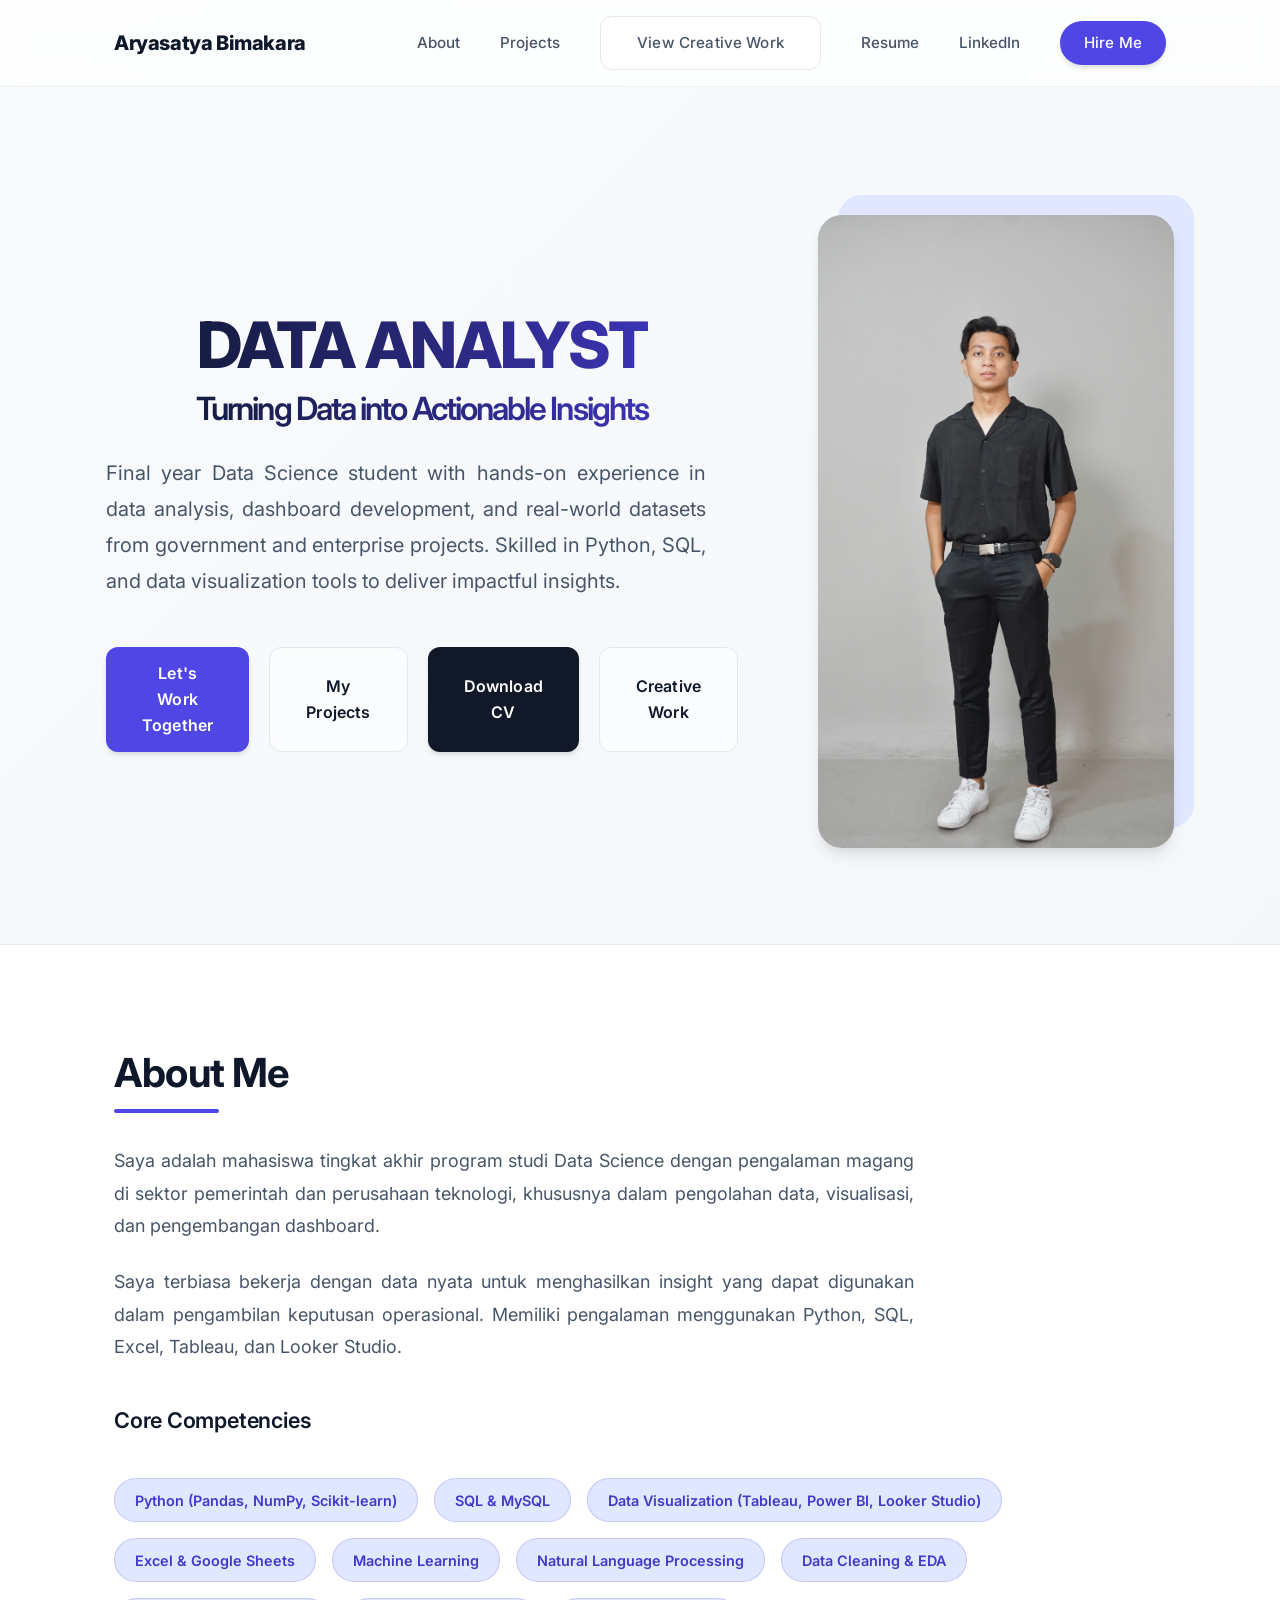
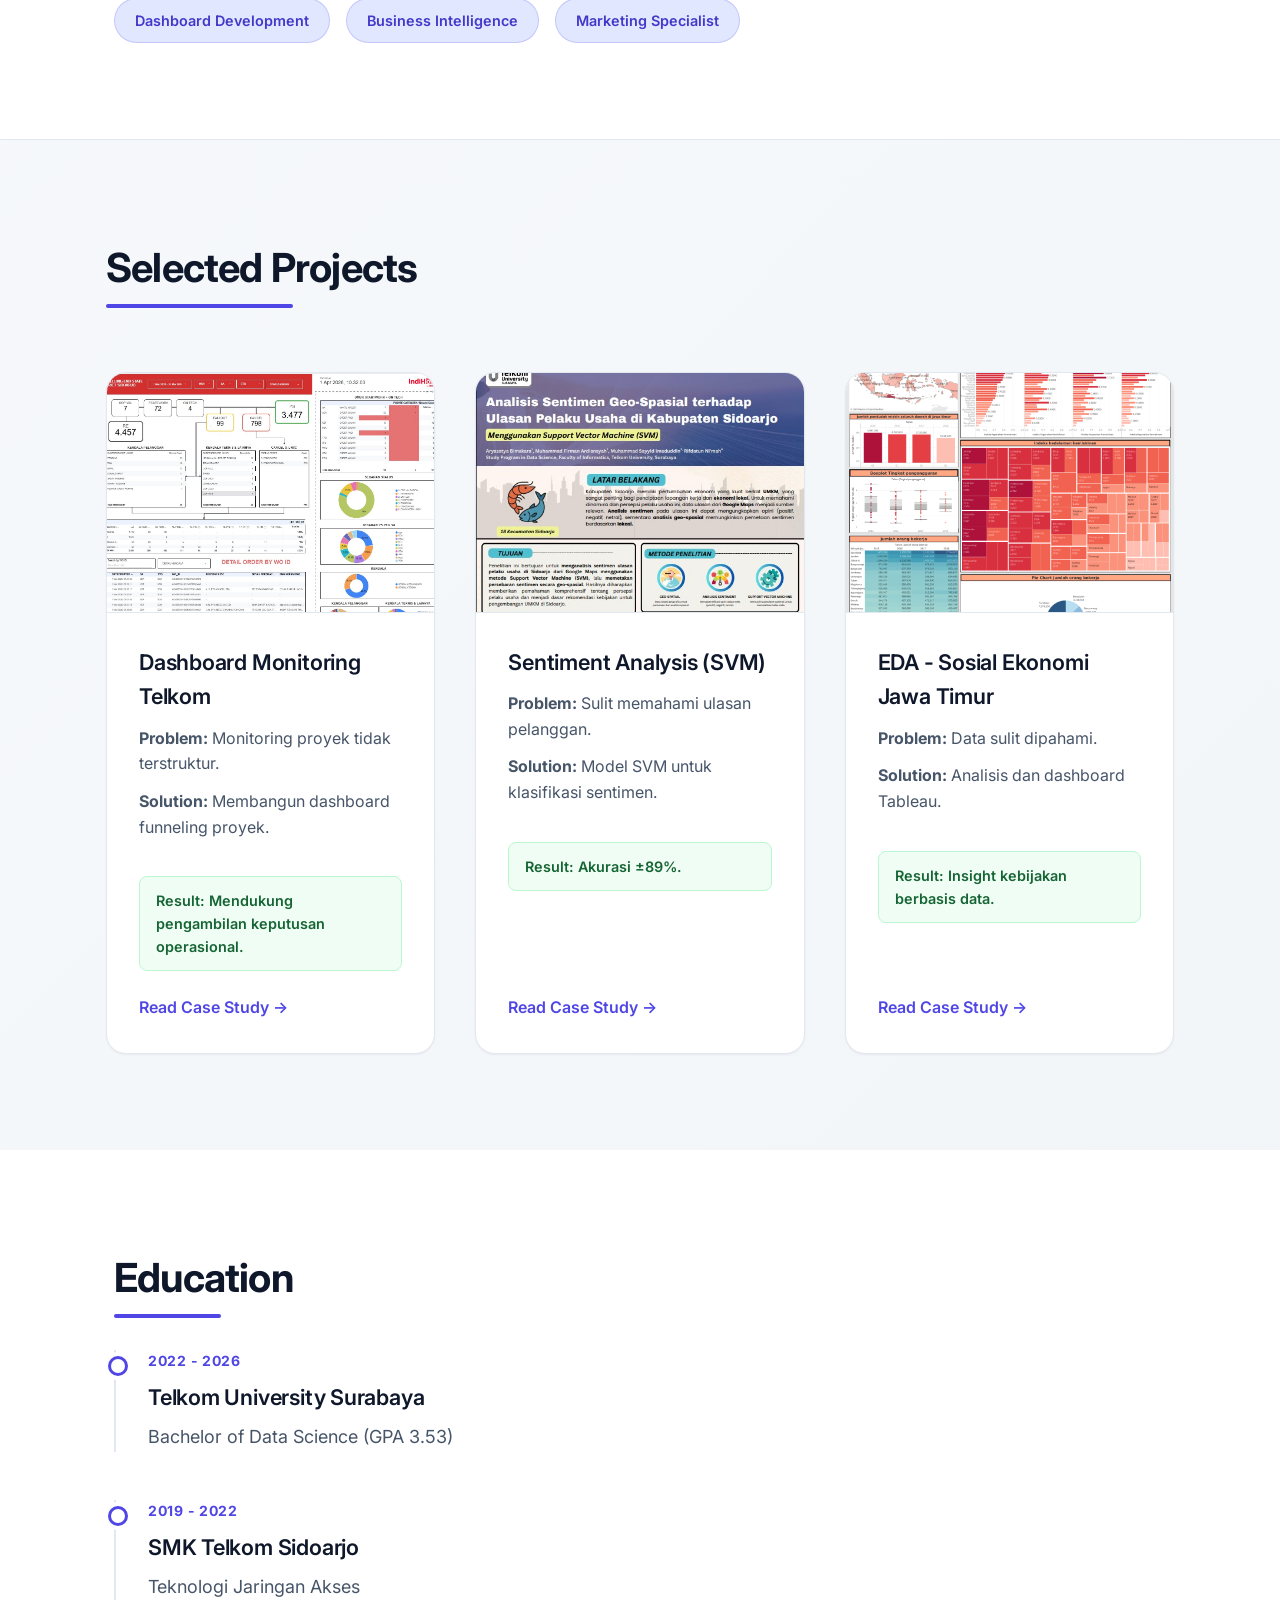
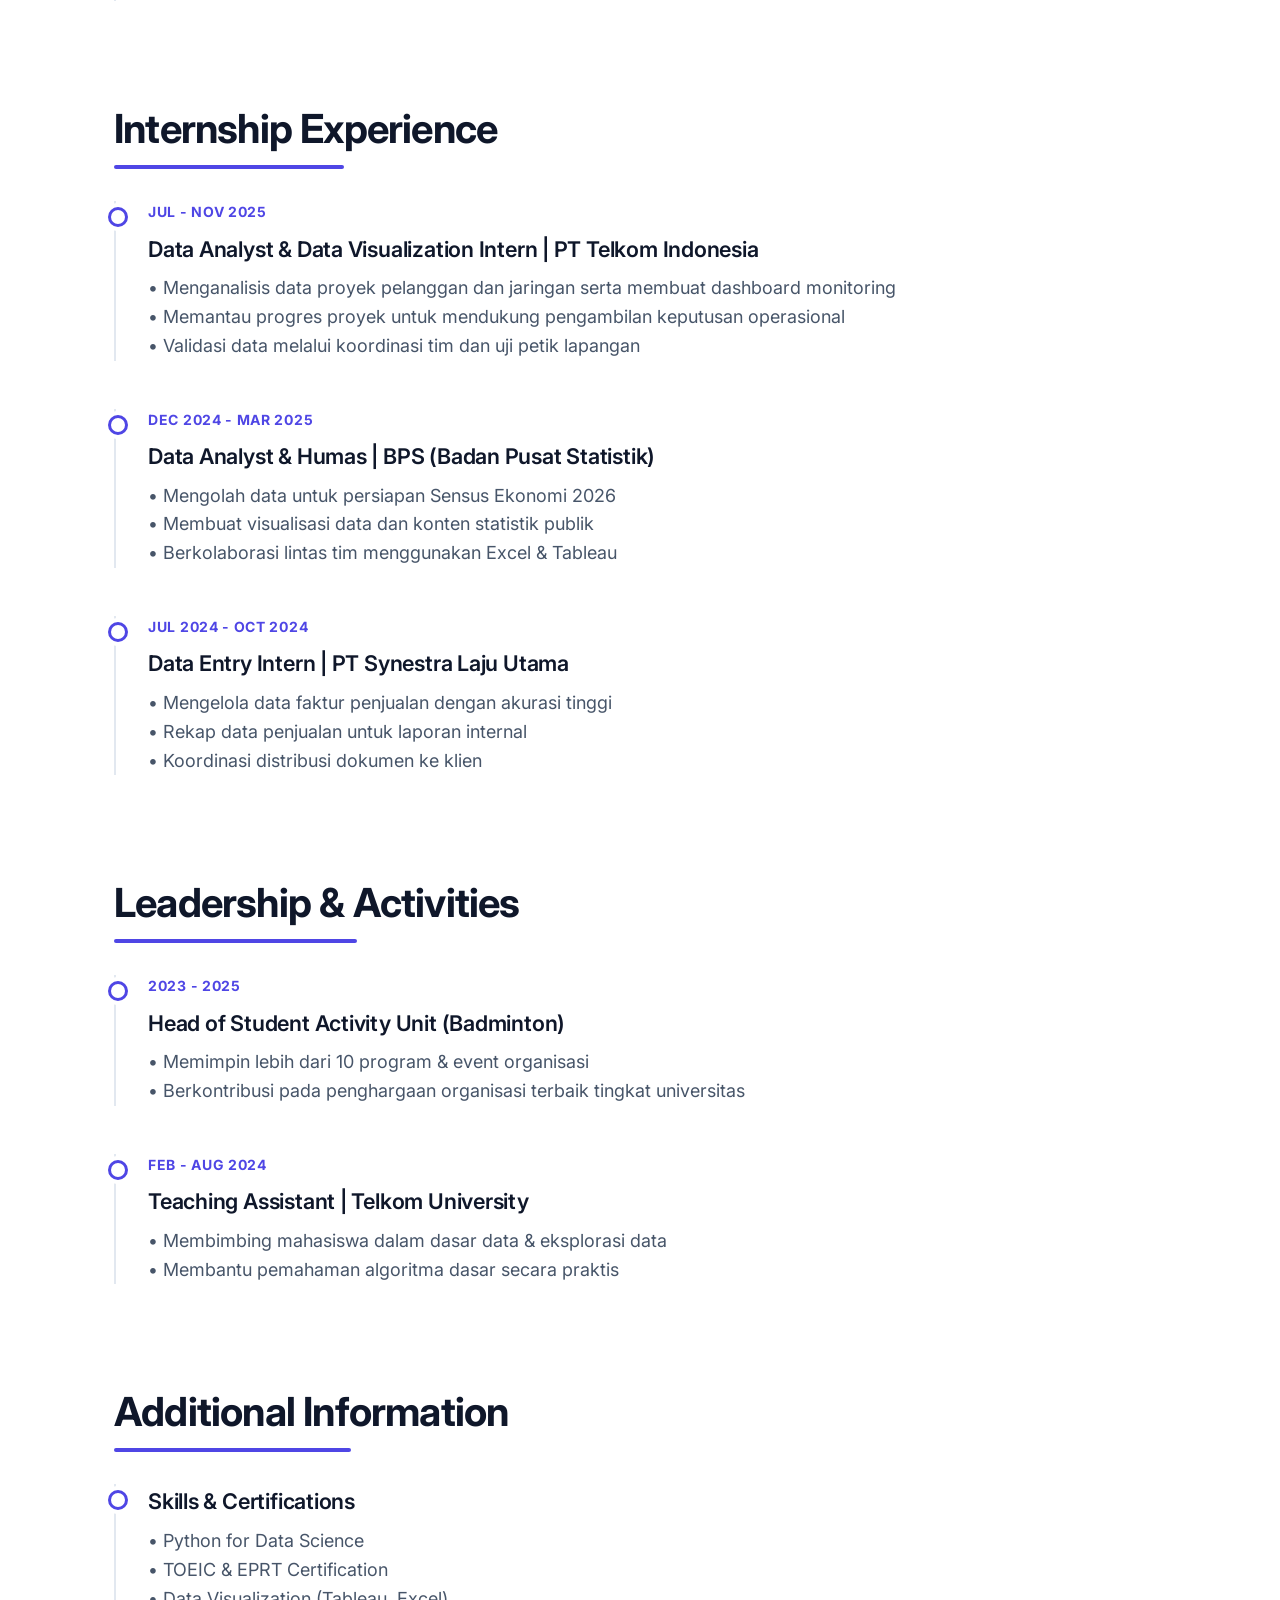
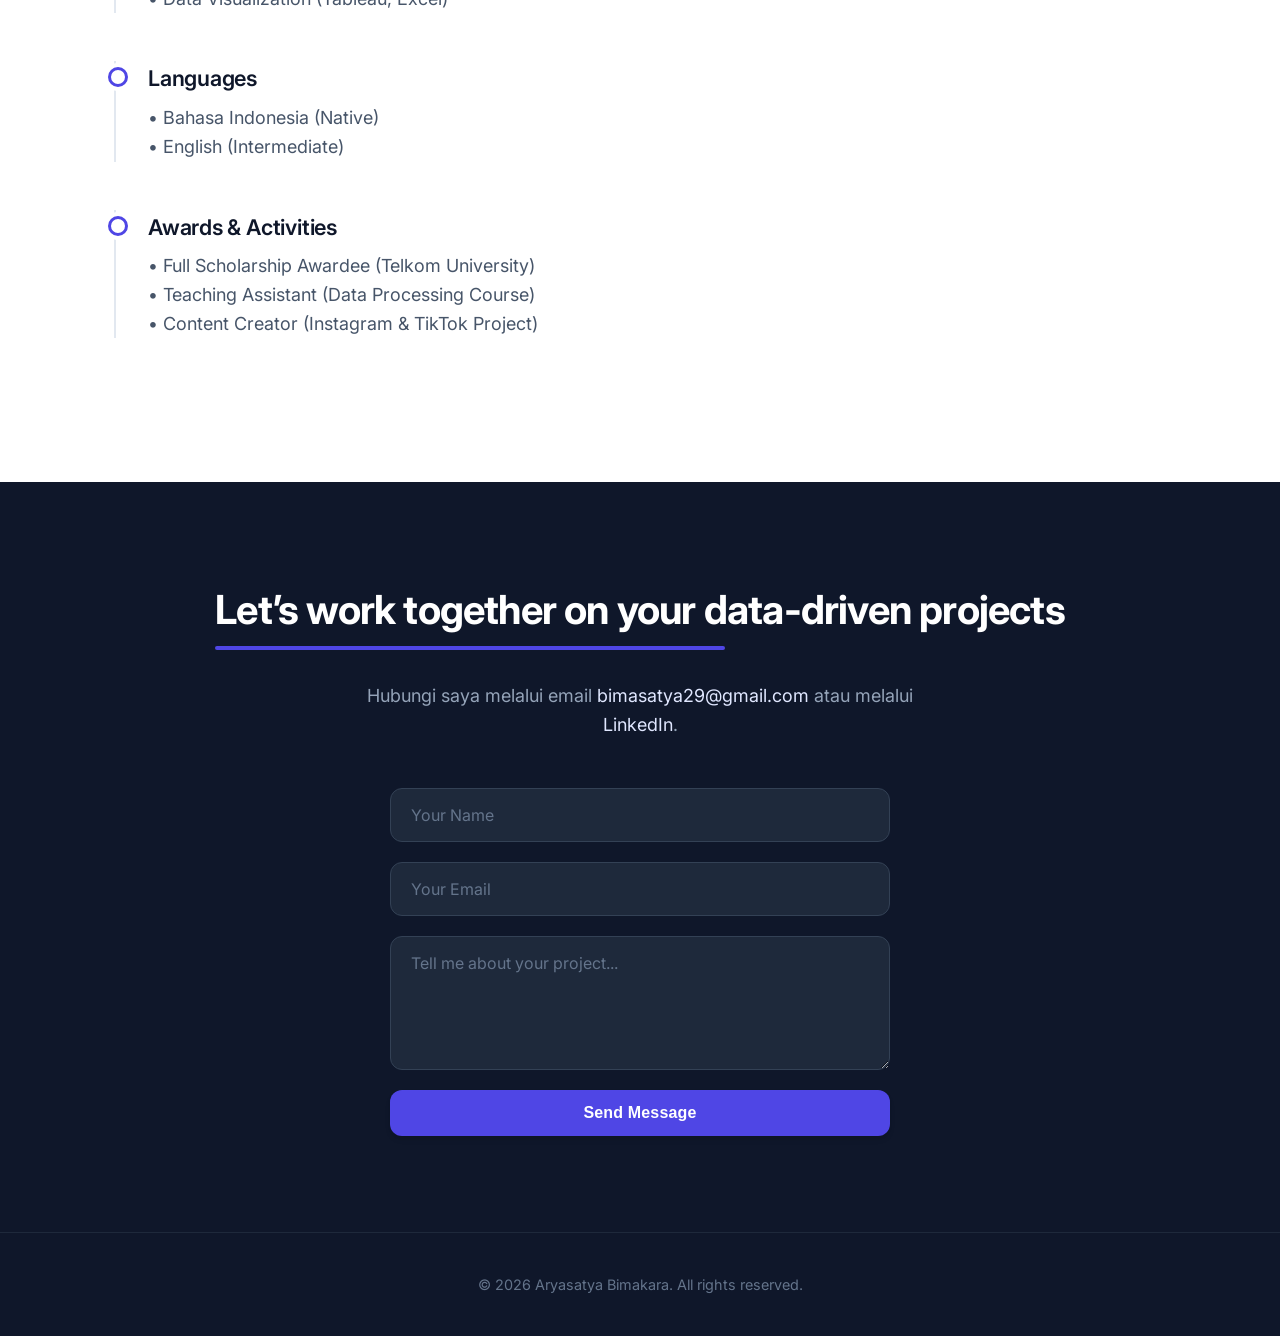
<file: index.html>
<!DOCTYPE html>
<html lang="en">
<head>
    <meta charset="UTF-8">
    <meta name="viewport" content="width=device-width, initial-scale=1.0">
    <meta name="description" content="Aryasatya Bimakara - Personal Portfolio">
    <title>Aryasatya Bimakara | Personal Portfolio</title>
    
    <!-- Font -->
    <link href="https://fonts.googleapis.com/css2?family=Inter:wght@300;400;600;700&display=swap" rel="stylesheet">

    <!-- CSS -->
    <link rel="stylesheet" href="style.css">
</head>

<body>

    <!-- NAVBAR -->
    <header>
        <div class="nav-container">
            <div class="logo">Aryasatya Bimakara</div>
            <nav class="nav-links">
                <a href="#about">About</a>
                <a href="#portfolio">Projects</a>
                <a href="creative-porto.html" class="btn btn-outline">View Creative Work</a>
                <a href="#resume">Resume</a>
                <a href="https://www.linkedin.com/in/aryasatya-bimakara/" target="_blank">LinkedIn</a>
                <a href="#contact" class="btn btn-primary">Hire Me</a>
            </nav>
        </div>
    </header>

    <!-- HERO -->
    <section class="hero container">
        <div class="hero-content">
            <h1>DATA ANALYST  
                 <span>Turning Data into Actionable Insights</span>
            </h1>
            <p class="subhead">
                Final year Data Science student with hands-on experience in data analysis, dashboard development, 
                and real-world datasets from government and enterprise projects. Skilled in Python, SQL, 
                and data visualization tools to deliver impactful insights.
            </p>
            <div class="hero-ctas">
                <a href="#contact" class="btn btn-primary">Let's Work Together</a>
                <a href="#portfolio" class="btn btn-outline">My Projects</a>
                <a href="assets/file/CV-AryasatyaBimakara.pdf" download class="btn">Download CV</a>
                <a href="creative-porto.html" class="btn btn-outline">Creative Work</a>
            </div>
        </div>

        <div class="hero-image">
           <img src="assets/images/profile.jpg" alt="Aryasatya Bimakara">
        </div>
    </section>

    <!-- ABOUT -->
    <section id="about" class="about">
        <div class="container">
            <h2>About Me</h2>
            <div style="max-width: 800px;">
                <p>
                    Saya adalah mahasiswa tingkat akhir program studi Data Science dengan pengalaman magang di sektor 
                    pemerintah dan perusahaan teknologi, khususnya dalam pengolahan data, visualisasi, dan pengembangan dashboard.
                </p>
                <p>
                    Saya terbiasa bekerja dengan data nyata untuk menghasilkan insight yang dapat digunakan dalam pengambilan keputusan operasional. 
                    Memiliki pengalaman menggunakan Python, SQL, Excel, Tableau, dan Looker Studio.
                </p>
            </div>

            <h3 style="margin-top: 2.5rem;">Core Competencies</h3>
            <div class="skills-grid">
                <div class="skill-tag">Python (Pandas, NumPy, Scikit-learn)</div>
                <div class="skill-tag">SQL & MySQL</div>
                <div class="skill-tag">Data Visualization (Tableau, Power BI, Looker Studio)</div>
                <div class="skill-tag">Excel & Google Sheets</div>
                <div class="skill-tag">Machine Learning</div>
                <div class="skill-tag">Natural Language Processing</div>
                <div class="skill-tag">Data Cleaning & EDA</div>
                <div class="skill-tag">Dashboard Development</div>
                <div class="skill-tag">Business Intelligence</div>
                <div class="skill-tag">Marketing Specialist</div>
            </div>
        </div>
    </section>

    <!-- PORTFOLIO -->
    <section id="portfolio" class="portfolio container">
        <h2>Selected Projects</h2>
        <div class="project-grid">

            <div class="project-card">
                <div class="project-img">
                    <img src="assets/images/dashboard1.jpg" alt="Dashboard Monitoring Telkom">
                </div>
                <div class="project-content">
                    <h3>Dashboard Monitoring Telkom</h3>
                    <p><strong>Problem:</strong> Monitoring proyek tidak terstruktur.</p>
                    <p><strong>Solution:</strong> Membangun dashboard funneling proyek.</p>
                    <div class="project-metrics">Result: Mendukung pengambilan keputusan operasional.</div>
                    <a href="project-telkom.html" class="project-link">Read Case Study →</a>
                </div>
            </div>

            <div class="project-card">
                <div class="project-img">
                    <img src="assets/images/project2.jpg" alt="Sentiment Analysis (SVM)">
                </div>
                <div class="project-content">
                    <h3>Sentiment Analysis (SVM)</h3>
                    <p><strong>Problem:</strong> Sulit memahami ulasan pelanggan.</p>
                    <p><strong>Solution:</strong> Model SVM untuk klasifikasi sentimen.</p>
                    <div class="project-metrics">Result: Akurasi ±89%.</div>
                    <a href="project-svm.html" class="project-link">Read Case Study →</a>
                </div>
            </div>

            <div class="project-card">
                <div class="project-img">
                    <img src="assets/images/project3.png" alt="EDA - Sosial Ekonomi Jawa Timur">
                </div>
                <div class="project-content">
                    <h3>EDA - Sosial Ekonomi Jawa Timur</h3>
                    <p><strong>Problem:</strong> Data sulit dipahami.</p>
                    <p><strong>Solution:</strong> Analisis dan dashboard Tableau.</p>
                    <div class="project-metrics">Result: Insight kebijakan berbasis data.</div>
                    <a href="project-eda.html" class="project-link">Read Case Study →</a>
                </div>
            </div>

        </div>
    </section>


<!-- RESUME -->
<section id="resume" class="resume">
    <div class="container">

        <h2>Education</h2>

        <div class="resume-item">
            <div class="resume-date">2022 - 2026</div>
            <h3>Telkom University Surabaya</h3>
            <p>Bachelor of Data Science (GPA 3.53)</p>
        </div>

        <div class="resume-item">
            <div class="resume-date">2019 - 2022</div>
            <h3>SMK Telkom Sidoarjo</h3>
            <p>Teknologi Jaringan Akses</p>
        </div>


        <h2 style="margin-top:3rem;">Internship Experience</h2>

        <div class="resume-item">
            <div class="resume-date">Jul - Nov 2025</div>
            <h3>Data Analyst & Data Visualization Intern | PT Telkom Indonesia</h3>
            <p>
                • Menganalisis data proyek pelanggan dan jaringan serta membuat dashboard monitoring<br>
                • Memantau progres proyek untuk mendukung pengambilan keputusan operasional<br>
                • Validasi data melalui koordinasi tim dan uji petik lapangan
            </p>
        </div>

        <div class="resume-item">
            <div class="resume-date">Dec 2024 - Mar 2025</div>
            <h3>Data Analyst & Humas | BPS (Badan Pusat Statistik)</h3>
            <p>
                • Mengolah data untuk persiapan Sensus Ekonomi 2026<br>
                • Membuat visualisasi data dan konten statistik publik<br>
                • Berkolaborasi lintas tim menggunakan Excel & Tableau
            </p>
        </div>

        <div class="resume-item">
            <div class="resume-date">Jul 2024 - Oct 2024</div>
            <h3>Data Entry Intern | PT Synestra Laju Utama</h3>
            <p>
                • Mengelola data faktur penjualan dengan akurasi tinggi<br>
                • Rekap data penjualan untuk laporan internal<br>
                • Koordinasi distribusi dokumen ke klien
            </p>
        </div>


        <h2 style="margin-top:3rem;">Leadership & Activities</h2>

        <div class="resume-item">
            <div class="resume-date">2023 - 2025</div>
            <h3>Head of Student Activity Unit (Badminton)</h3>
            <p>
                • Memimpin lebih dari 10 program & event organisasi<br>
                • Berkontribusi pada penghargaan organisasi terbaik tingkat universitas
            </p>
        </div>

        <div class="resume-item">
            <div class="resume-date">Feb - Aug 2024</div>
            <h3>Teaching Assistant | Telkom University</h3>
            <p>
                • Membimbing mahasiswa dalam dasar data & eksplorasi data<br>
                • Membantu pemahaman algoritma dasar secara praktis
            </p>
        </div>


        <h2 style="margin-top:3rem;">Additional Information</h2>

        <div class="resume-item">
            <h3>Skills & Certifications</h3>
            <p>
                • Python for Data Science<br>
                • TOEIC & EPRT Certification<br>
                • Data Visualization (Tableau, Excel)
            </p>
        </div>

        <div class="resume-item">
            <h3>Languages</h3>
            <p>
                • Bahasa Indonesia (Native)<br>
                • English (Intermediate)
            </p>
        </div>

        <div class="resume-item">
            <h3>Awards & Activities</h3>
            <p>
                • Full Scholarship Awardee (Telkom University)<br>
                • Teaching Assistant (Data Processing Course)<br>
                • Content Creator (Instagram & TikTok Project)
            </p>
        </div>

    </div>
</section>

    <!-- CONTACT -->
    <section id="contact" class="contact">
        <div class="container">
            <h2>Let’s work together on your data-driven projects</h2>

            <p>
                Hubungi saya melalui email 
                <a href="mailto:bimasatya29@gmail.com">bimasatya29@gmail.com</a> 
                atau melalui 
                <a href="https://www.linkedin.com/in/aryasatya-bimakara/" target="_blank">LinkedIn</a>.
            </p>

            <form action="https://formspree.io/f/mojpwlkr" method="POST" class="contact-form">
                <input type="text" name="name" placeholder="Your Name" required>
                <input type="email" name="email" placeholder="Your Email" required>
                <textarea name="message" rows="5" placeholder="Tell me about your project..." required></textarea>
                <button type="submit" class="btn btn-primary">Send Message</button>
            </form>
        </div>
    </section>

    <!-- FOOTER -->
    <footer>
        <div class="container">
            &copy; 2026 Aryasatya Bimakara. All rights reserved.
        </div>
    </footer>

</body>
</html>
</file>
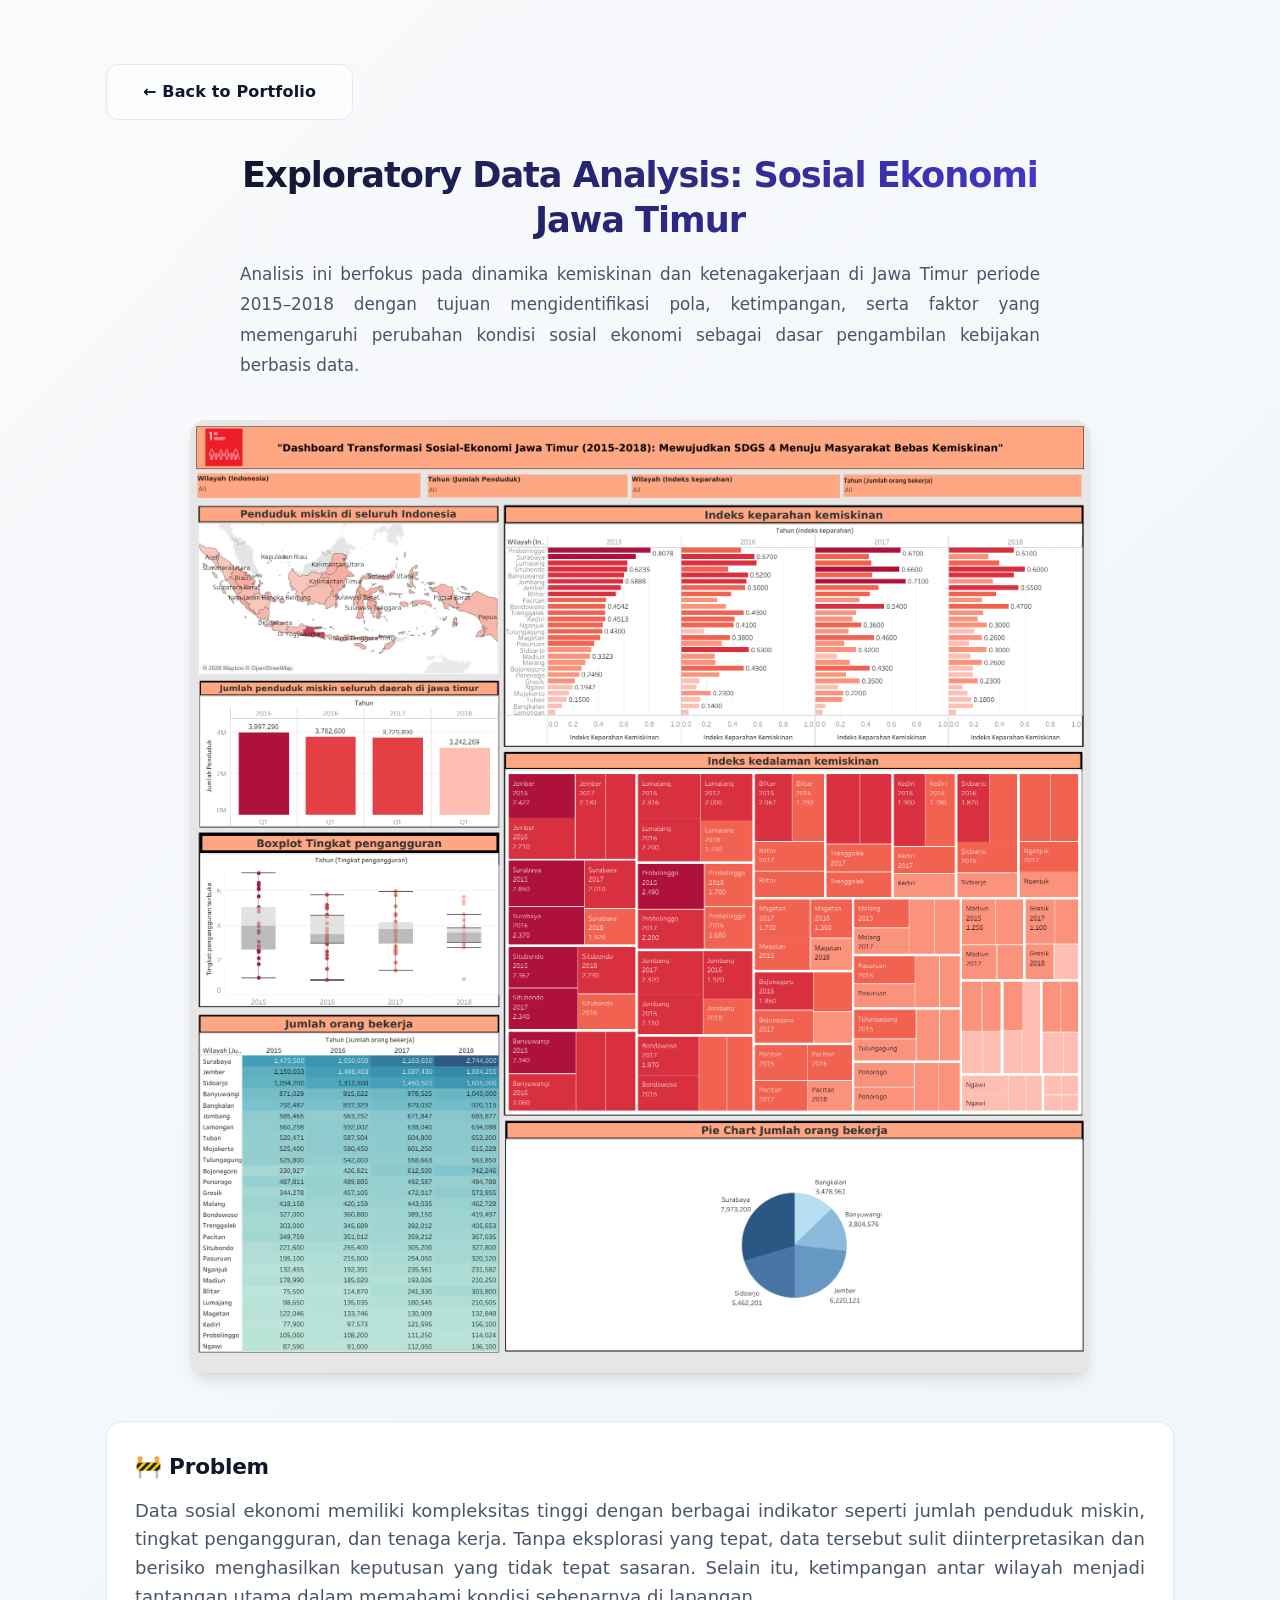
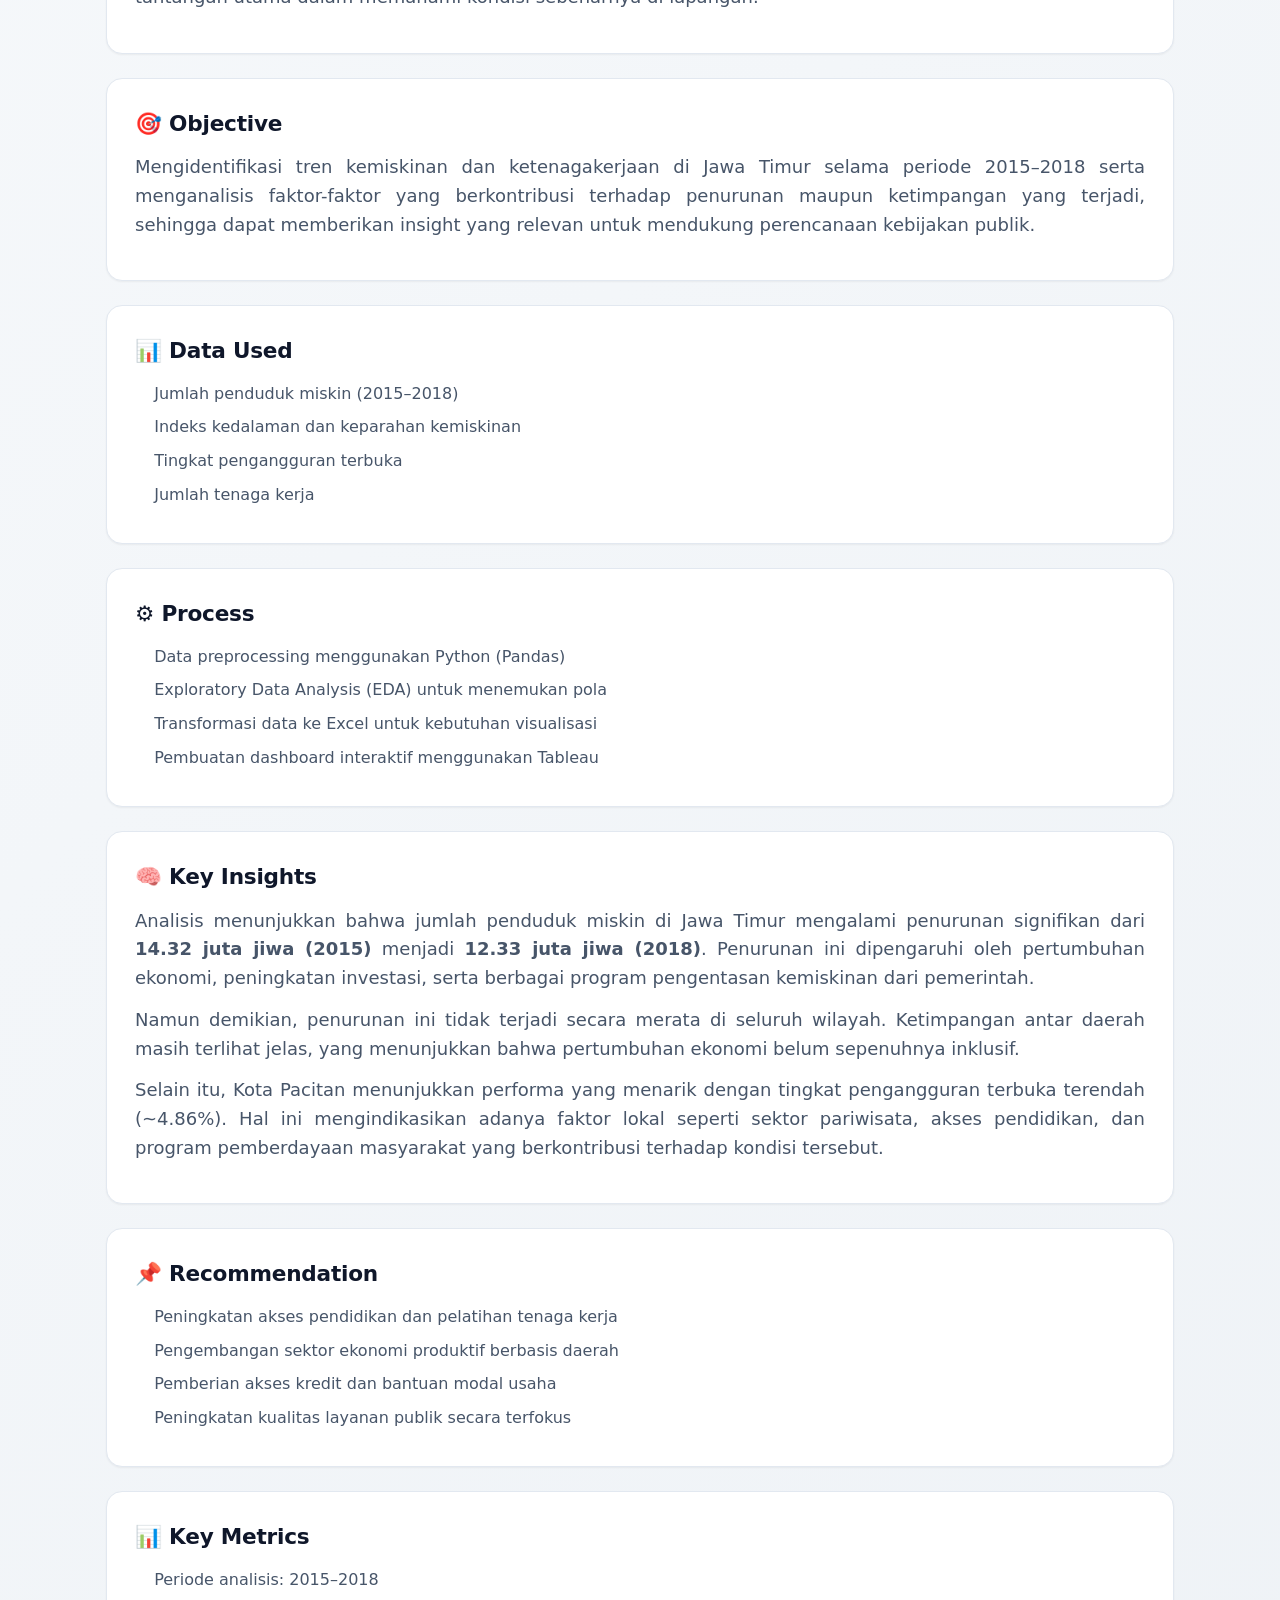
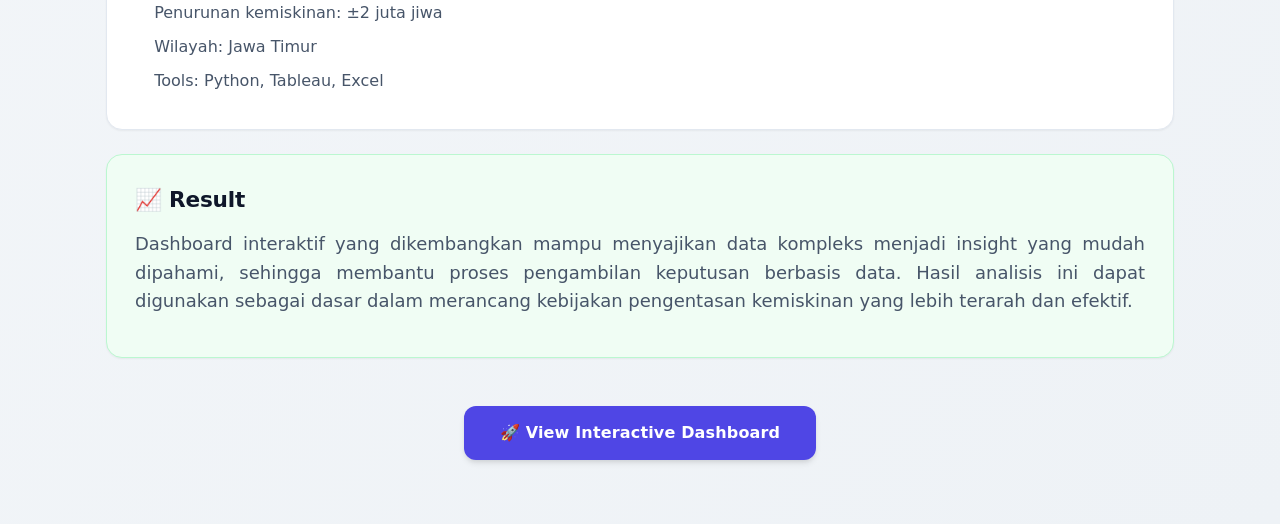
<file: project-eda.html>
<!DOCTYPE html>
<html lang="en">
<head>
    <meta charset="UTF-8">
    <meta name="viewport" content="width=device-width, initial-scale=1.0">
    <title>EDA Sosial Ekonomi Jawa Timur | Arya</title>
    <link rel="stylesheet" href="style.css">
</head>

<body>

<div class="container project-container">

    <!-- BACK -->
    <a href="index.html" class="btn btn-outline">← Back to Portfolio</a>

    <!-- HEADER -->
    <div class="project-header center-title">
        <h1>
            Exploratory Data Analysis: Sosial Ekonomi Jawa Timur
        </h1>

        <p>
            Analisis ini berfokus pada dinamika kemiskinan dan ketenagakerjaan di Jawa Timur periode 2015–2018 
            dengan tujuan mengidentifikasi pola, ketimpangan, serta faktor yang memengaruhi perubahan kondisi 
            sosial ekonomi sebagai dasar pengambilan kebijakan berbasis data.
        </p>
    </div>

    <!-- IMAGE -->
    <div class="project-image">
        <img src="assets/images/project3.png" alt="EDA Dashboard">
    </div>

    <!-- CASE STUDY -->
    <div class="project-sections">

        <!-- PROBLEM -->
        <div class="project-card-section">
            <h3>🚧 Problem</h3>
            <p>
                Data sosial ekonomi memiliki kompleksitas tinggi dengan berbagai indikator seperti jumlah penduduk miskin, 
                tingkat pengangguran, dan tenaga kerja. Tanpa eksplorasi yang tepat, data tersebut sulit diinterpretasikan 
                dan berisiko menghasilkan keputusan yang tidak tepat sasaran. Selain itu, ketimpangan antar wilayah 
                menjadi tantangan utama dalam memahami kondisi sebenarnya di lapangan.
            </p>
        </div>

        <!-- OBJECTIVE -->
        <div class="project-card-section">
            <h3>🎯 Objective</h3>
            <p>
                Mengidentifikasi tren kemiskinan dan ketenagakerjaan di Jawa Timur selama periode 2015–2018 serta 
                menganalisis faktor-faktor yang berkontribusi terhadap penurunan maupun ketimpangan yang terjadi, 
                sehingga dapat memberikan insight yang relevan untuk mendukung perencanaan kebijakan publik.
            </p>
        </div>

        <!-- DATA -->
        <div class="project-card-section">
            <h3>📊 Data Used</h3>
            <ul>
                <li>Jumlah penduduk miskin (2015–2018)</li>
                <li>Indeks kedalaman dan keparahan kemiskinan</li>
                <li>Tingkat pengangguran terbuka</li>
                <li>Jumlah tenaga kerja</li>
            </ul>
        </div>

        <!-- PROCESS -->
        <div class="project-card-section">
            <h3>⚙️ Process</h3>
            <ul>
                <li>Data preprocessing menggunakan Python (Pandas)</li>
                <li>Exploratory Data Analysis (EDA) untuk menemukan pola</li>
                <li>Transformasi data ke Excel untuk kebutuhan visualisasi</li>
                <li>Pembuatan dashboard interaktif menggunakan Tableau</li>
            </ul>
        </div>

        <!-- INSIGHT -->
        <div class="project-card-section">
            <h3>🧠 Key Insights</h3>
            <p>
                Analisis menunjukkan bahwa jumlah penduduk miskin di Jawa Timur mengalami penurunan signifikan 
                dari <strong>14.32 juta jiwa (2015)</strong> menjadi <strong>12.33 juta jiwa (2018)</strong>. 
                Penurunan ini dipengaruhi oleh pertumbuhan ekonomi, peningkatan investasi, serta berbagai program 
                pengentasan kemiskinan dari pemerintah.
            </p>

            <p>
                Namun demikian, penurunan ini tidak terjadi secara merata di seluruh wilayah. Ketimpangan antar daerah 
                masih terlihat jelas, yang menunjukkan bahwa pertumbuhan ekonomi belum sepenuhnya inklusif.
            </p>

            <p>
                Selain itu, Kota Pacitan menunjukkan performa yang menarik dengan tingkat pengangguran terbuka terendah 
                (~4.86%). Hal ini mengindikasikan adanya faktor lokal seperti sektor pariwisata, akses pendidikan, dan 
                program pemberdayaan masyarakat yang berkontribusi terhadap kondisi tersebut.
            </p>
        </div>

        <!-- RECOMMENDATION -->
        <div class="project-card-section">
            <h3>📌 Recommendation</h3>
            <ul>
                <li>Peningkatan akses pendidikan dan pelatihan tenaga kerja</li>
                <li>Pengembangan sektor ekonomi produktif berbasis daerah</li>
                <li>Pemberian akses kredit dan bantuan modal usaha</li>
                <li>Peningkatan kualitas layanan publik secara terfokus</li>
            </ul>
        </div>

        <!-- METRICS -->
        <div class="project-card-section">
            <h3>📊 Key Metrics</h3>
            <ul>
                <li>Periode analisis: 2015–2018</li>
                <li>Penurunan kemiskinan: ±2 juta jiwa</li>
                <li>Wilayah: Jawa Timur</li>
                <li>Tools: Python, Tableau, Excel</li>
            </ul>
        </div>

        <!-- RESULT -->
        <div class="project-card-section highlight">
            <h3>📈 Result</h3>
            <p>
                Dashboard interaktif yang dikembangkan mampu menyajikan data kompleks menjadi insight yang mudah dipahami, 
                sehingga membantu proses pengambilan keputusan berbasis data. Hasil analisis ini dapat digunakan sebagai 
                dasar dalam merancang kebijakan pengentasan kemiskinan yang lebih terarah dan efektif.
            </p>
        </div>

    </div>

    <!-- CTA -->
    <div class="project-cta">
        <a href="https://public.tableau.com/views/EDATUBESDASHBOARDINSHAALLAHFIX/Dashboard1?:language=en-US&:display_count=n&:origin=viz_share_link" 
           class="btn btn-primary" 
           target="_blank" 
           rel="noopener noreferrer">
           🚀 View Interactive Dashboard
        </a>
    </div>

</div>

</body>
</html>
</file>
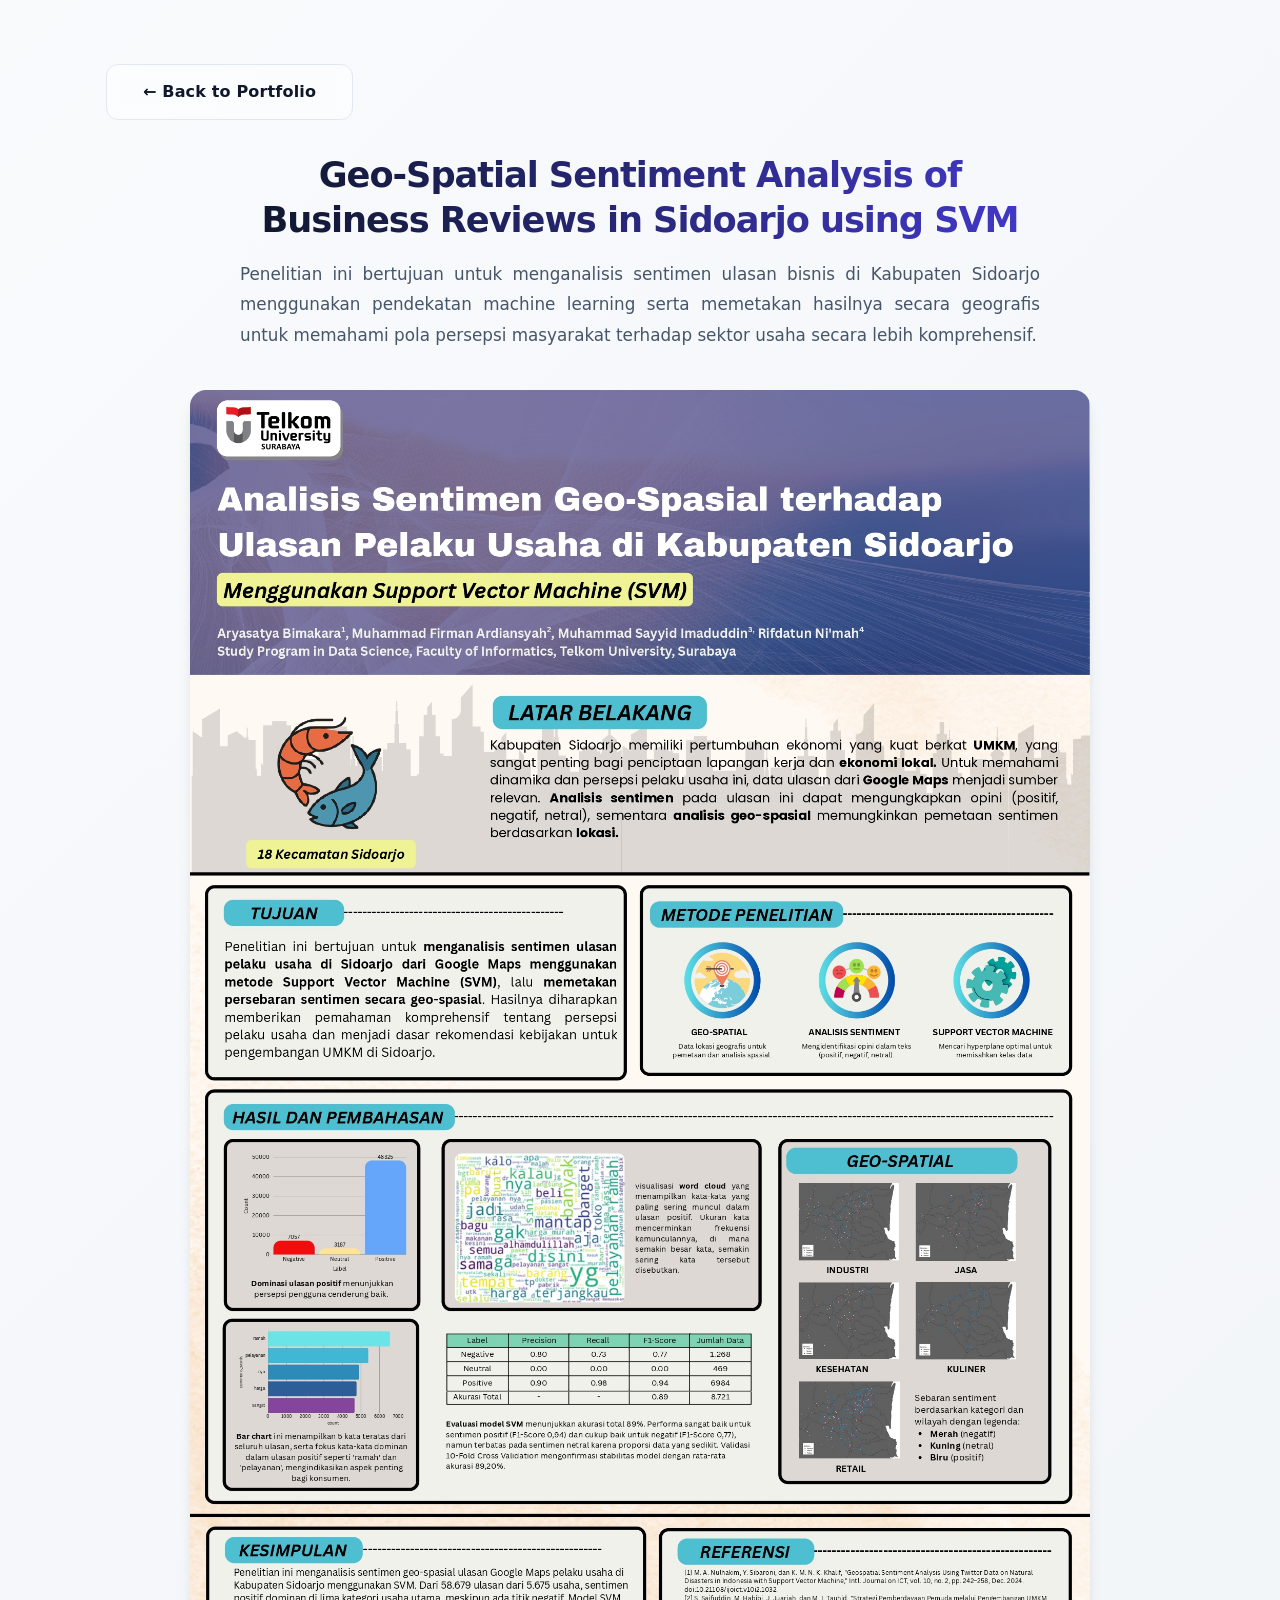
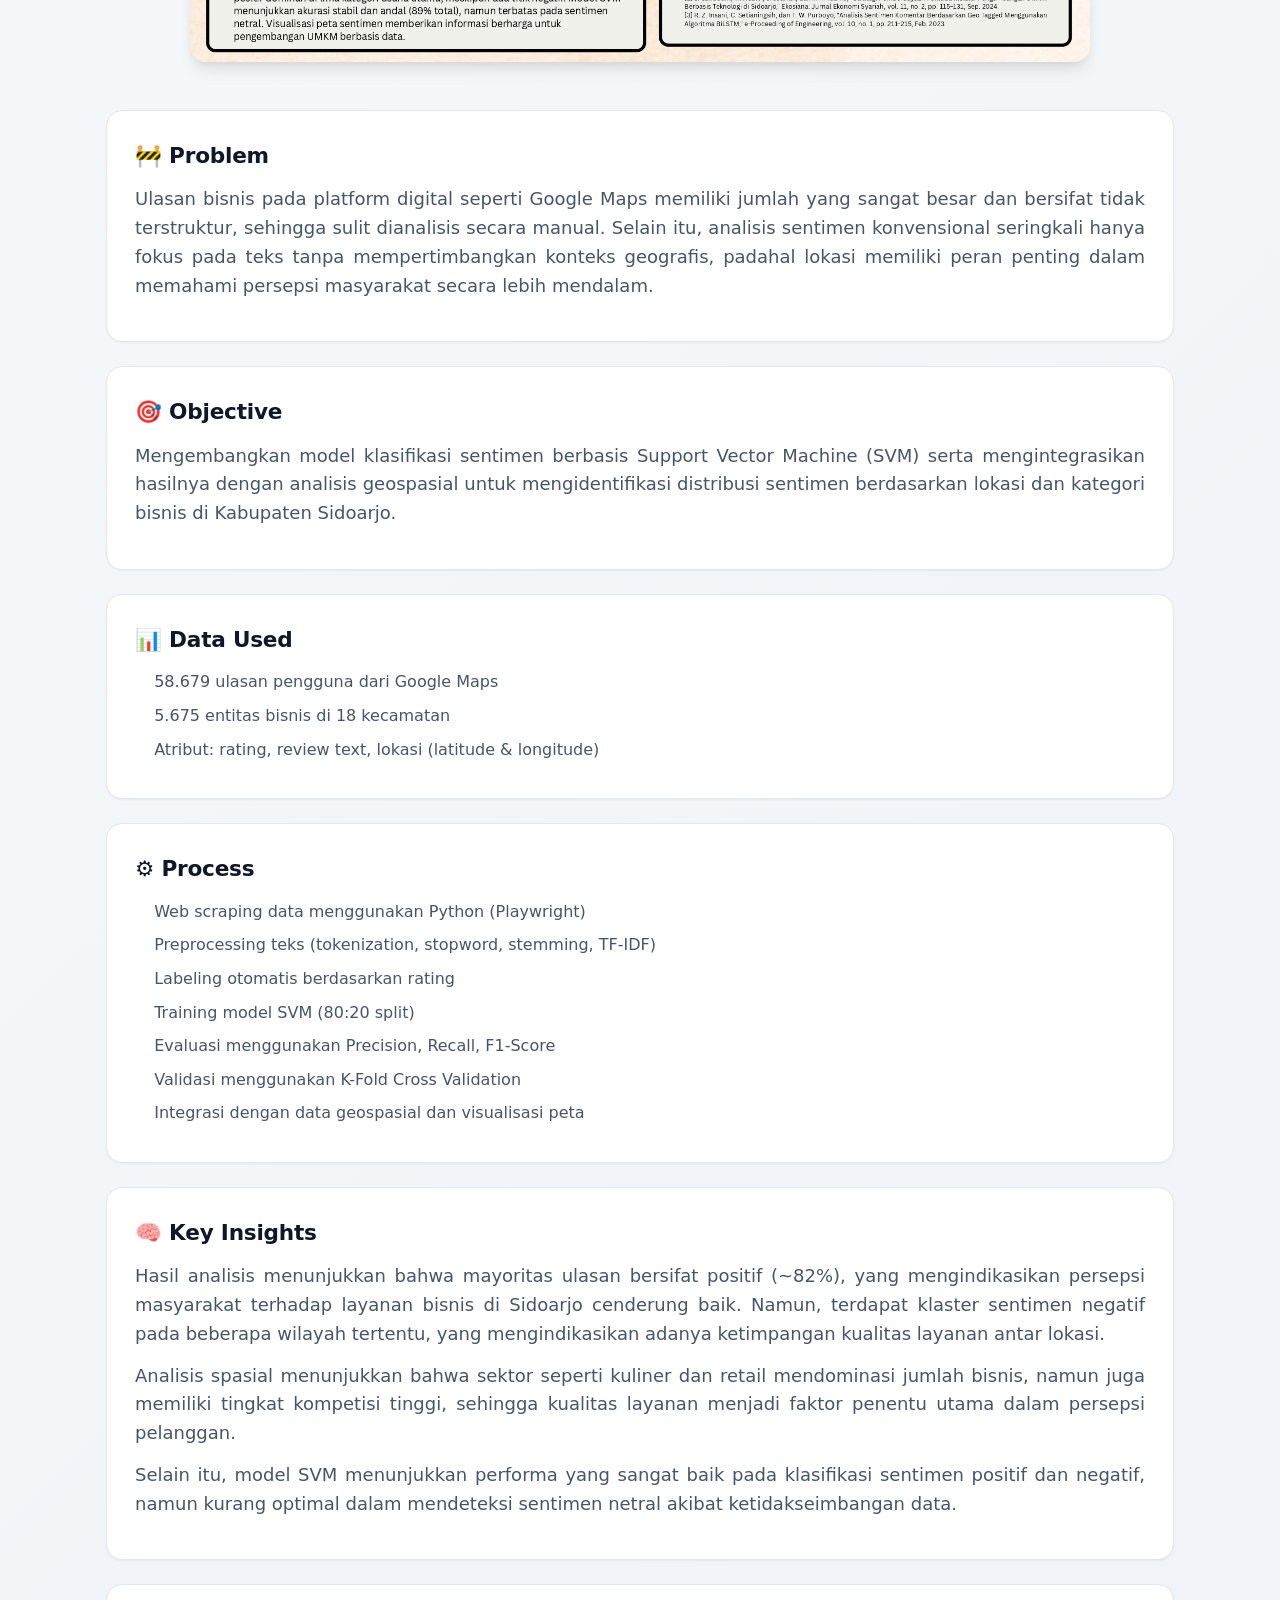
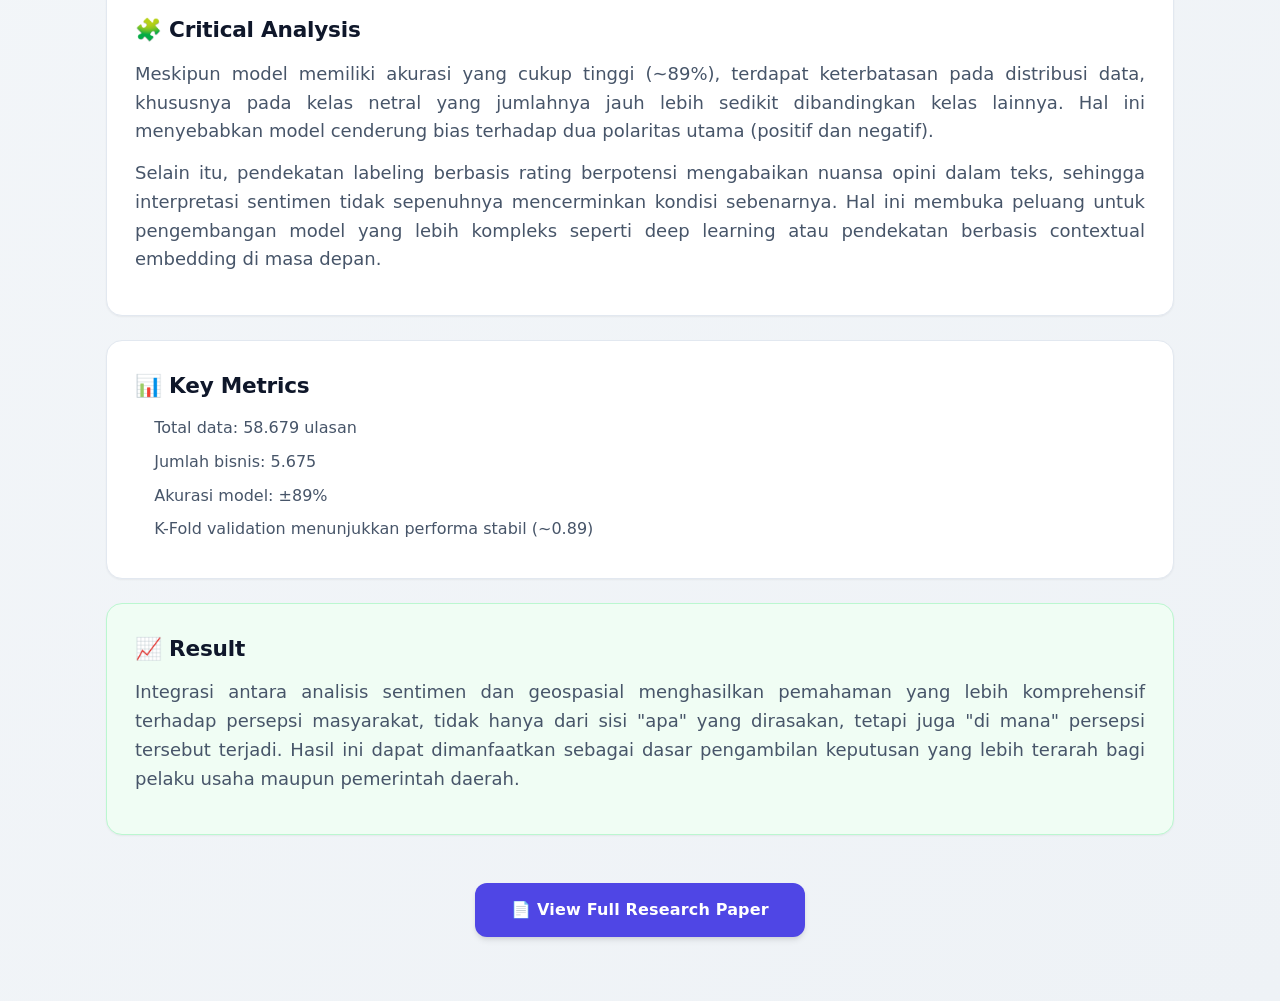
<file: project-svm.html>
<!DOCTYPE html>
<html lang="en">
<head>
    <meta charset="UTF-8">
    <meta name="viewport" content="width=device-width, initial-scale=1.0">
    <title>Sentiment Analysis (SVM) | Arya</title>
    <link rel="stylesheet" href="style.css">
</head>

<body>

<div class="container project-container">

    <!-- BACK BUTTON -->
    <a href="index.html" class="btn btn-outline">← Back to Portfolio</a>

    <!-- HEADER (CENTER & BESAR) -->
    <div class="project-header center-title">
        <h1>
            Geo-Spatial Sentiment Analysis of Business Reviews in Sidoarjo using SVM
        </h1>

        <p>
            Penelitian ini bertujuan untuk menganalisis sentimen ulasan bisnis di Kabupaten Sidoarjo 
            menggunakan pendekatan machine learning serta memetakan hasilnya secara geografis 
            untuk memahami pola persepsi masyarakat terhadap sektor usaha secara lebih komprehensif.
        </p>
    </div>

    <!-- IMAGE -->
    <div class="project-image">
        <img src="assets/images/posterproject2.jpg" alt="SVM Project">
    </div>

    <!-- CASE STUDY -->
    <div class="project-sections">

        <!-- PROBLEM -->
        <div class="project-card-section">
            <h3>🚧 Problem</h3>
            <p>
                Ulasan bisnis pada platform digital seperti Google Maps memiliki jumlah yang sangat besar 
                dan bersifat tidak terstruktur, sehingga sulit dianalisis secara manual. Selain itu, analisis 
                sentimen konvensional seringkali hanya fokus pada teks tanpa mempertimbangkan konteks geografis, 
                padahal lokasi memiliki peran penting dalam memahami persepsi masyarakat secara lebih mendalam.
            </p>
        </div>

        <!-- OBJECTIVE -->
        <div class="project-card-section">
            <h3>🎯 Objective</h3>
            <p>
                Mengembangkan model klasifikasi sentimen berbasis Support Vector Machine (SVM) serta 
                mengintegrasikan hasilnya dengan analisis geospasial untuk mengidentifikasi distribusi 
                sentimen berdasarkan lokasi dan kategori bisnis di Kabupaten Sidoarjo.
            </p>
        </div>

        <!-- DATA -->
        <div class="project-card-section">
            <h3>📊 Data Used</h3>
            <ul>
                <li>58.679 ulasan pengguna dari Google Maps</li>
                <li>5.675 entitas bisnis di 18 kecamatan</li>
                <li>Atribut: rating, review text, lokasi (latitude & longitude)</li>
            </ul>
        </div>

        <!-- PROCESS -->
        <div class="project-card-section">
            <h3>⚙️ Process</h3>
            <ul>
                <li>Web scraping data menggunakan Python (Playwright)</li>
                <li>Preprocessing teks (tokenization, stopword, stemming, TF-IDF)</li>
                <li>Labeling otomatis berdasarkan rating</li>
                <li>Training model SVM (80:20 split)</li>
                <li>Evaluasi menggunakan Precision, Recall, F1-Score</li>
                <li>Validasi menggunakan K-Fold Cross Validation</li>
                <li>Integrasi dengan data geospasial dan visualisasi peta</li>
            </ul>
        </div>

        <!-- INSIGHT -->
        <div class="project-card-section">
            <h3>🧠 Key Insights</h3>
            <p>
                Hasil analisis menunjukkan bahwa mayoritas ulasan bersifat positif (~82%), 
                yang mengindikasikan persepsi masyarakat terhadap layanan bisnis di Sidoarjo 
                cenderung baik. Namun, terdapat klaster sentimen negatif pada beberapa wilayah tertentu, 
                yang mengindikasikan adanya ketimpangan kualitas layanan antar lokasi.
            </p>

            <p>
                Analisis spasial menunjukkan bahwa sektor seperti kuliner dan retail mendominasi jumlah bisnis, 
                namun juga memiliki tingkat kompetisi tinggi, sehingga kualitas layanan menjadi faktor penentu 
                utama dalam persepsi pelanggan.
            </p>

            <p>
                Selain itu, model SVM menunjukkan performa yang sangat baik pada klasifikasi sentimen positif 
                dan negatif, namun kurang optimal dalam mendeteksi sentimen netral akibat ketidakseimbangan data.
            </p>
        </div>

        <!-- CRITICAL ANALYSIS -->
        <div class="project-card-section">
            <h3>🧩 Critical Analysis</h3>
            <p>
                Meskipun model memiliki akurasi yang cukup tinggi (~89%), terdapat keterbatasan pada distribusi data, 
                khususnya pada kelas netral yang jumlahnya jauh lebih sedikit dibandingkan kelas lainnya. Hal ini 
                menyebabkan model cenderung bias terhadap dua polaritas utama (positif dan negatif).
            </p>

            <p>
                Selain itu, pendekatan labeling berbasis rating berpotensi mengabaikan nuansa opini dalam teks, 
                sehingga interpretasi sentimen tidak sepenuhnya mencerminkan kondisi sebenarnya. Hal ini membuka 
                peluang untuk pengembangan model yang lebih kompleks seperti deep learning atau pendekatan berbasis 
                contextual embedding di masa depan.
            </p>
        </div>

        <!-- METRICS -->
        <div class="project-card-section">
            <h3>📊 Key Metrics</h3>
            <ul>
                <li>Total data: 58.679 ulasan</li>
                <li>Jumlah bisnis: 5.675</li>
                <li>Akurasi model: ±89%</li>
                <li>K-Fold validation menunjukkan performa stabil (~0.89)</li>
            </ul>
        </div>

        <!-- RESULT -->
        <div class="project-card-section highlight">
            <h3>📈 Result</h3>
            <p>
                Integrasi antara analisis sentimen dan geospasial menghasilkan pemahaman yang lebih komprehensif 
                terhadap persepsi masyarakat, tidak hanya dari sisi "apa" yang dirasakan, tetapi juga "di mana" 
                persepsi tersebut terjadi. Hasil ini dapat dimanfaatkan sebagai dasar pengambilan keputusan 
                yang lebih terarah bagi pelaku usaha maupun pemerintah daerah.
            </p>
        </div>

    </div>

    <!-- CTA -->
    <div class="project-cta">
        <a href="#" 
           class="btn btn-primary" 
           target="_blank" 
           rel="noopener noreferrer">
           📄 View Full Research Paper
        </a>
    </div>

</div>

</body>
</html>
</file>
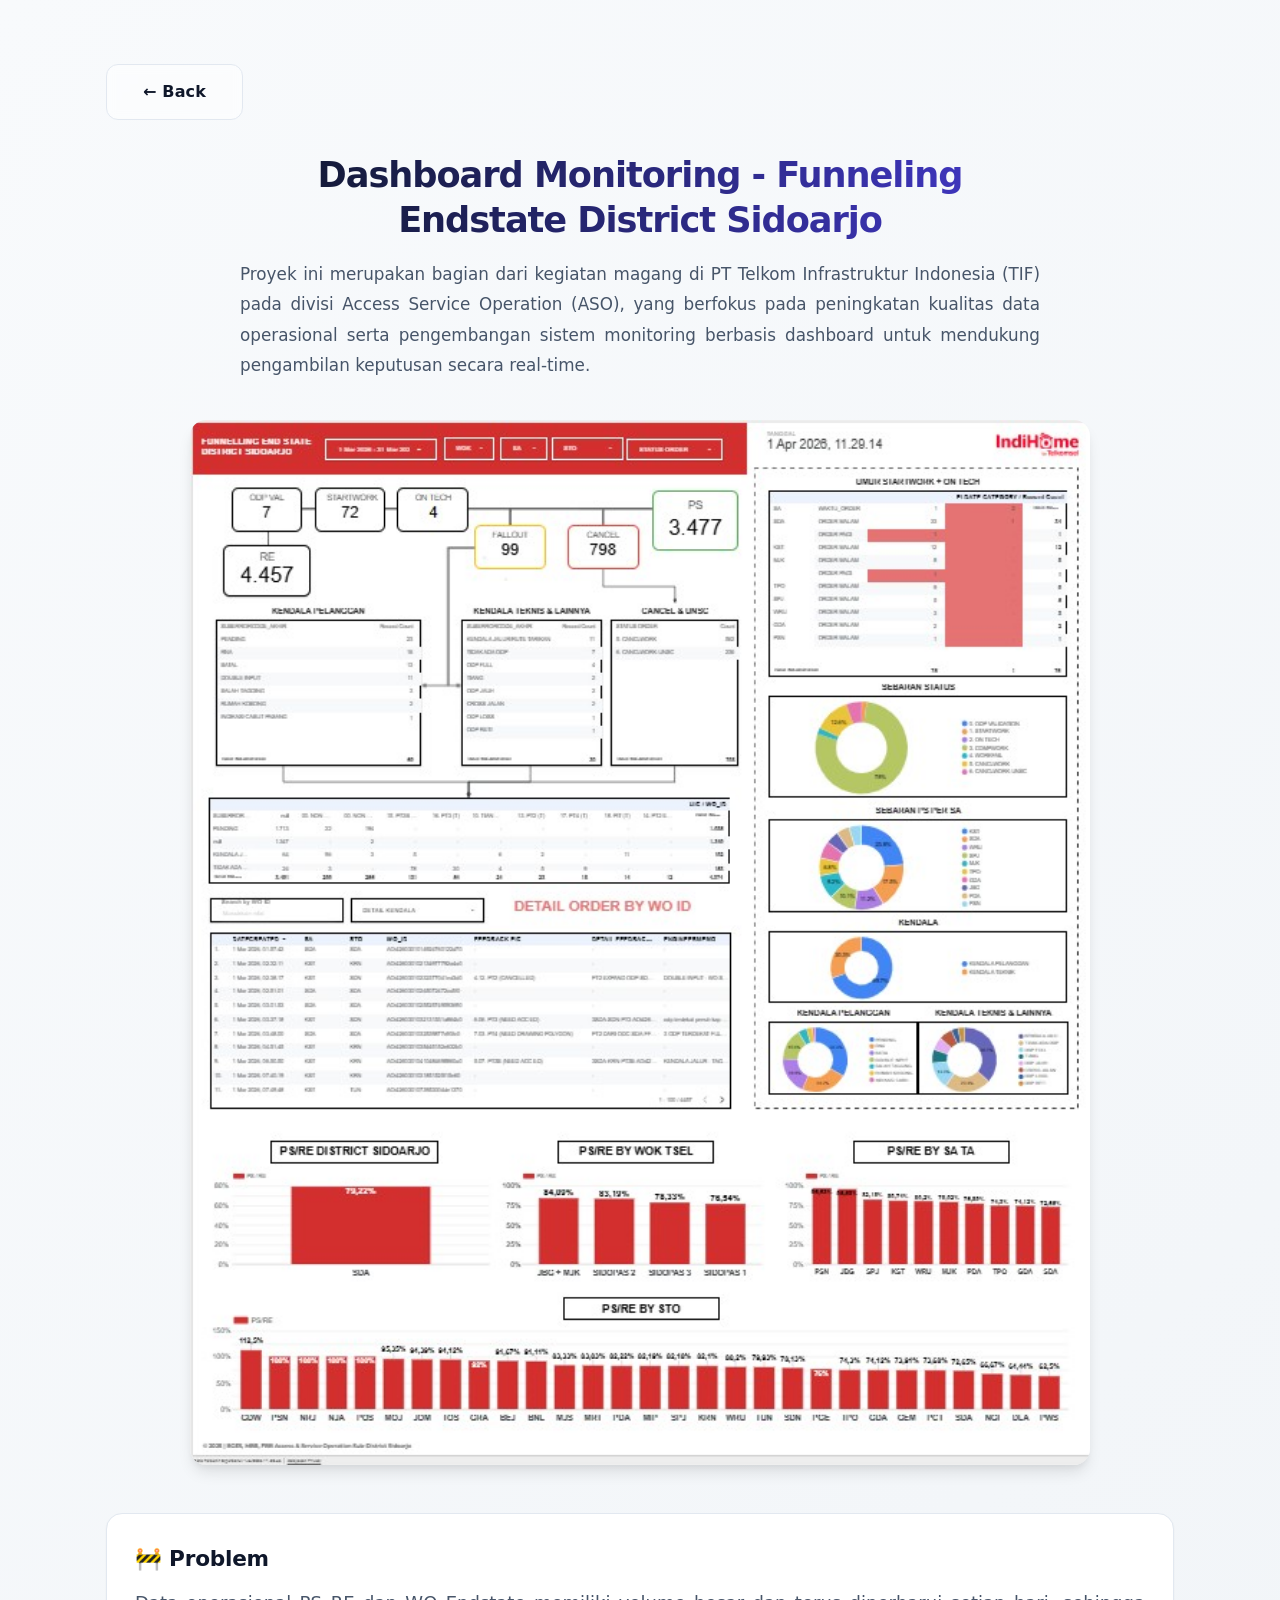
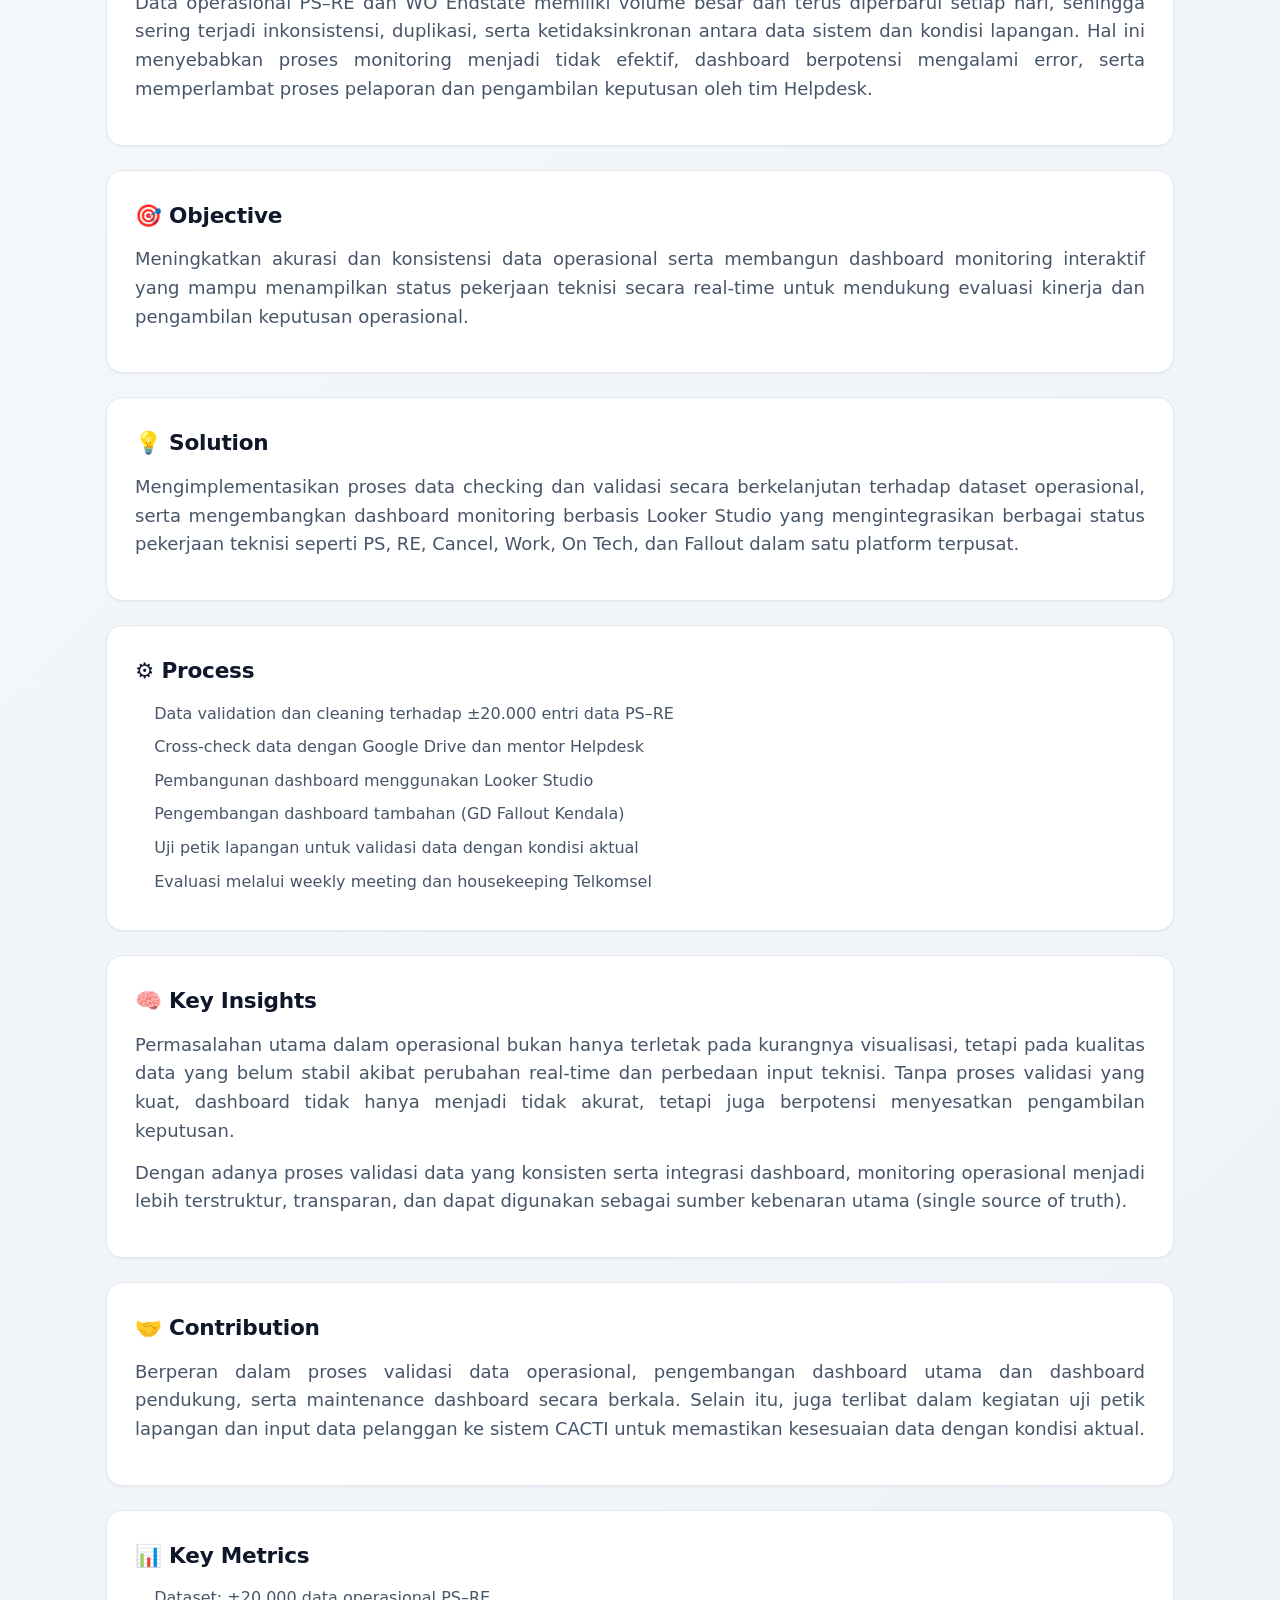
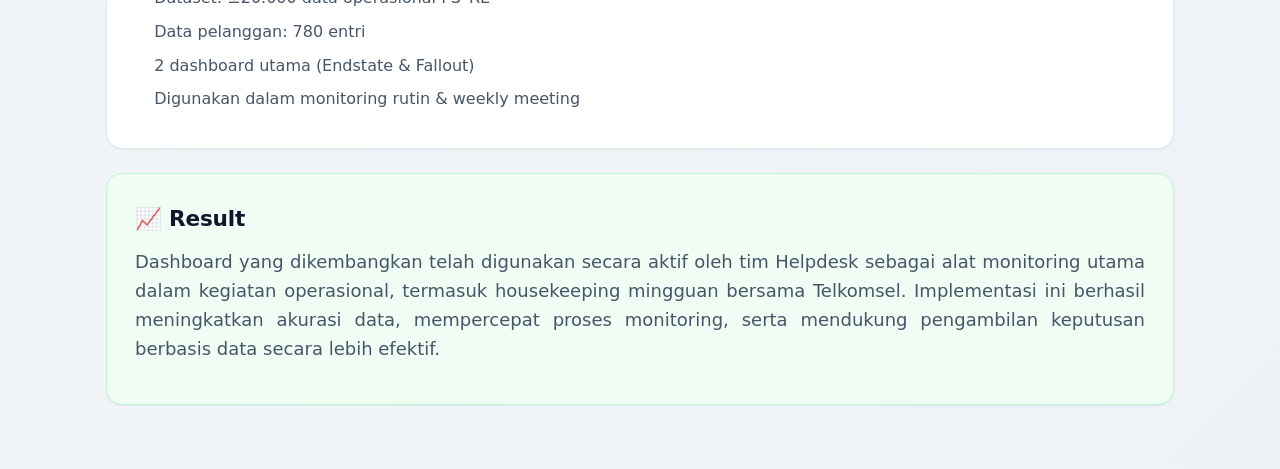
<file: project-telkom.html>
<!DOCTYPE html>
<html lang="en">
<head>
    <meta charset="UTF-8">
    <meta name="viewport" content="width=device-width, initial-scale=1.0">
    <title>Dashboard Monitoring Telkom | Arya</title>
    <link rel="stylesheet" href="style.css">
</head>

<body>

<div class="container project-container">

    <a href="index.html" class="btn btn-outline">← Back</a>

    <!-- HEADER (CENTER & BESAR) -->
    <div class="project-header center-title">
        <h1>
            Dashboard Monitoring - Funneling Endstate District Sidoarjo
        </h1>

        <p>
            Proyek ini merupakan bagian dari kegiatan magang di PT Telkom Infrastruktur Indonesia (TIF) 
            pada divisi Access Service Operation (ASO), yang berfokus pada peningkatan kualitas data operasional 
            serta pengembangan sistem monitoring berbasis dashboard untuk mendukung pengambilan keputusan secara real-time.
        </p>
    </div>

    <!-- IMAGE -->
    <div class="project-image">
        <img src="assets/images/project1full.jpg" alt="Dashboard Project">
    </div>

    <!-- CASE STUDY -->
    <div class="project-sections">

        <!-- PROBLEM -->
        <div class="project-card-section">
            <h3>🚧 Problem</h3>
            <p>
                Data operasional PS–RE dan WO Endstate memiliki volume besar dan terus diperbarui setiap hari, 
                sehingga sering terjadi inkonsistensi, duplikasi, serta ketidaksinkronan antara data sistem dan kondisi lapangan. 
                Hal ini menyebabkan proses monitoring menjadi tidak efektif, dashboard berpotensi mengalami error, 
                serta memperlambat proses pelaporan dan pengambilan keputusan oleh tim Helpdesk.
            </p>
        </div>

        <!-- OBJECTIVE -->
        <div class="project-card-section">
            <h3>🎯 Objective</h3>
            <p>
                Meningkatkan akurasi dan konsistensi data operasional serta membangun dashboard monitoring interaktif 
                yang mampu menampilkan status pekerjaan teknisi secara real-time untuk mendukung evaluasi kinerja dan 
                pengambilan keputusan operasional.
            </p>
        </div>

        <!-- SOLUTION -->
        <div class="project-card-section">
            <h3>💡 Solution</h3>
            <p>
                Mengimplementasikan proses data checking dan validasi secara berkelanjutan terhadap dataset operasional, 
                serta mengembangkan dashboard monitoring berbasis Looker Studio yang mengintegrasikan berbagai status 
                pekerjaan teknisi seperti PS, RE, Cancel, Work, On Tech, dan Fallout dalam satu platform terpusat.
            </p>
        </div>

        <!-- PROCESS -->
        <div class="project-card-section">
            <h3>⚙️ Process</h3>
            <ul>
                <li>Data validation dan cleaning terhadap ±20.000 entri data PS–RE</li>
                <li>Cross-check data dengan Google Drive dan mentor Helpdesk</li>
                <li>Pembangunan dashboard menggunakan Looker Studio</li>
                <li>Pengembangan dashboard tambahan (GD Fallout Kendala)</li>
                <li>Uji petik lapangan untuk validasi data dengan kondisi aktual</li>
                <li>Evaluasi melalui weekly meeting dan housekeeping Telkomsel</li>
            </ul>
        </div>

        <!-- CRITICAL INSIGHT -->
        <div class="project-card-section">
            <h3>🧠 Key Insights</h3>
            <p>
                Permasalahan utama dalam operasional bukan hanya terletak pada kurangnya visualisasi, 
                tetapi pada kualitas data yang belum stabil akibat perubahan real-time dan perbedaan input teknisi. 
                Tanpa proses validasi yang kuat, dashboard tidak hanya menjadi tidak akurat, tetapi juga berpotensi 
                menyesatkan pengambilan keputusan.
            </p>

            <p>
                Dengan adanya proses validasi data yang konsisten serta integrasi dashboard, monitoring operasional 
                menjadi lebih terstruktur, transparan, dan dapat digunakan sebagai sumber kebenaran utama (single source of truth).
            </p>
        </div>

        <!-- CONTRIBUTION -->
        <div class="project-card-section">
            <h3>🤝 Contribution</h3>
            <p>
                Berperan dalam proses validasi data operasional, pengembangan dashboard utama dan dashboard pendukung, 
                serta maintenance dashboard secara berkala. Selain itu, juga terlibat dalam kegiatan uji petik lapangan 
                dan input data pelanggan ke sistem CACTI untuk memastikan kesesuaian data dengan kondisi aktual.
            </p>
        </div>

        <!-- METRICS -->
        <div class="project-card-section">
            <h3>📊 Key Metrics</h3>
            <ul>
                <li>Dataset: ±20.000 data operasional PS–RE</li>
                <li>Data pelanggan: 780 entri</li>
                <li>2 dashboard utama (Endstate & Fallout)</li>
                <li>Digunakan dalam monitoring rutin & weekly meeting</li>
            </ul>
        </div>

        <!-- RESULT -->
        <div class="project-card-section highlight">
            <h3>📈 Result</h3>
            <p>
                Dashboard yang dikembangkan telah digunakan secara aktif oleh tim Helpdesk sebagai alat monitoring utama 
                dalam kegiatan operasional, termasuk housekeeping mingguan bersama Telkomsel. Implementasi ini berhasil 
                meningkatkan akurasi data, mempercepat proses monitoring, serta mendukung pengambilan keputusan berbasis data 
                secara lebih efektif.
            </p>
        </div>

    </div>

</div>

</body>
</html>
</file>
<file: style.css>
/* ==========================================================================
   CSS VARIABLES (Modern SaaS Theme)
   ========================================================================== */
:root {
    /* Color Palette */
    --bg-gradient: linear-gradient(135deg, #f8fafc 0%, #eef2f6 100%);
    --bg-color: #f8fafc;
    --text-main: #0f172a;      /* Slate 900 */
    --text-muted: #475569;     /* Slate 600 */
    --primary-accent: #4f46e5; /* Indigo 600 */
    --primary-hover: #4338ca;  /* Indigo 700 */
    --primary-light: #e0e7ff;  /* Indigo 100 */
    --card-bg: #ffffff;
    --border-color: #e2e8f0;   /* Slate 200 */
    --dark-section: #0f172a;
    
    /* Typography & Spacing */
    --font-main: 'Inter', system-ui, -apple-system, sans-serif;
    --section-padding: 6rem 1rem;
    
    /* Shadows (Stripe/Notion style) */
    --shadow-sm: 0 1px 2px 0 rgba(0, 0, 0, 0.05);
    --shadow-md: 0 4px 6px -1px rgba(0, 0, 0, 0.1), 0 2px 4px -1px rgba(0, 0, 0, 0.06);
    --shadow-lg: 0 10px 15px -3px rgba(0, 0, 0, 0.1), 0 4px 6px -2px rgba(0, 0, 0, 0.05);
    --shadow-hover: 0 20px 25px -5px rgba(0, 0, 0, 0.1), 0 10px 10px -5px rgba(0, 0, 0, 0.04);
    
    /* Transitions */
    --transition-smooth: all 0.3s cubic-bezier(0.4, 0, 0.2, 1);
}

/* ==========================================================================
   RESET & BASE STYLES
   ========================================================================== */
* {
    margin: 0;
    padding: 0;
    box-sizing: border-box;
}

html {
    scroll-behavior: smooth;
    font-size: 16px;
}

body {
    font-family: var(--font-main);
    color: var(--text-main);
    line-height: 1.6;
    background: var(--bg-gradient);
    min-height: 100vh;
    -webkit-font-smoothing: antialiased;
    -moz-osx-font-smoothing: grayscale;
}

a {
    text-decoration: none;
    color: inherit;
    transition: var(--transition-smooth);
}

ul {
    list-style: none;
}

.container {
    max-width: 1100px;
    margin: 0 auto;
    padding: 0 1.5rem;
}

/* ==========================================================================
   TYPOGRAPHY
   ========================================================================== */
h1 {
    font-size: clamp(2.5rem, 5vw, 4.5rem);
    line-height: 1.05;
    letter-spacing: -0.03em;
    margin-bottom: 1.5rem;
    font-weight: 800;
    /* Gradient text for SaaS feel */
    background: linear-gradient(to right, #0f172a, #4338ca);
    -webkit-background-clip: text;
    -webkit-text-fill-color: transparent;
    background-clip: text;
}
/* ✅ TAMBAHKAN DI SINI */
.hero-content h1 {
    max-width: 700px;
    text-align: center;
    margin: 0 auto 1.5rem;
}
.hero-content h1 span {
    display: block;
    font-size: 0.5em; /* lebih kecil dari h1 */
    font-weight: 600;
    line-height: 1.4;
    margin-top: 0.5rem;
}
.hero-content p {
    line-height: 1.8;
    max-width: 600px;
}

h2 {
    font-size: clamp(2rem, 4vw, 2.5rem);
    margin-bottom: 2.5rem;
    font-weight: 700;
    letter-spacing: -0.02em;
    position: relative;
    display: inline-block;
}

/* Modern accent underline for H2 */
h2::after {
    content: '';
    position: absolute;
    bottom: -8px;
    left: 0;
    width: 60%;
    height: 4px;
    background: var(--primary-accent);
    border-radius: 2px;
}

h3 {
    font-size: 1.35rem;
    margin-bottom: 0.75rem;
    font-weight: 600;
    letter-spacing: -0.01em;
}

p {
    color: var(--text-muted);
    margin-bottom: 1.25rem;
    font-size: 1.125rem;
}

/* ==========================================================================
   BUTTONS
   ========================================================================== */
.btn {
    display: inline-flex;
    align-items: center;
    justify-content: center;
    padding: 0.875rem 2.25rem;
    font-weight: 600;
    font-size: 1rem;
    border-radius: 0.75rem;
    transition: var(--transition-smooth);
    cursor: pointer;
    border: none;
    text-align: center;
    letter-spacing: 0.01em;
}

.btn-primary {
    background: var(--primary-accent);
    color: #ffffff;
    box-shadow: var(--shadow-md), 0 0 0 0 rgba(79, 70, 229, 0.5);
}

.btn-primary:hover {
    background: var(--primary-hover);
    transform: translateY(-2px);
    box-shadow: var(--shadow-lg), 0 0 0 4px rgba(79, 70, 229, 0.15);
}

.btn-outline {
    background: rgba(255, 255, 255, 0.5);
    color: var(--text-main);
    border: 1.5px solid var(--border-color);
    backdrop-filter: blur(4px);
}

.btn-outline:hover {
    border-color: var(--text-main);
    background: var(--card-bg);
    transform: translateY(-2px);
    box-shadow: var(--shadow-md);
}

/* ==========================================================================
   CV BUTTON (TARGET KHUSUS TANPA UBAH CLASS)
   ========================================================================== */

a[href="assets/file/CV-AryasatyaBimakara.pdf"] {
    background: #111827;
    color: #ffffff;
    box-shadow: var(--shadow-md);
    transition: all 0.2s ease;
}

/* HOVER */
a[href="assets/file/CV-AryasatyaBimakara.pdf"]:hover {
    background: #1f2937;
    transform: translateY(-2px);
    box-shadow: var(--shadow-lg);
}

/* CLICK */
a[href="assets/file/CV-AryasatyaBimakara.pdf"]:active {
    transform: translateY(1px) scale(0.96);
    box-shadow: var(--shadow-sm);
}

/* ==========================================================================
   NAVIGATION (Sticky & Glassmorphism)
   ========================================================================== */
header {
    position: sticky;
    top: 0;
    background: rgba(255, 255, 255, 0.75);
    backdrop-filter: blur(12px);
    -webkit-backdrop-filter: blur(12px);
    z-index: 100;
    border-bottom: 1px solid rgba(226, 232, 240, 0.6);
}

.nav-container {
    display: flex;
    justify-content: space-between;
    align-items: center;
    padding: 1rem 1.5rem;
    max-width: 1100px;
    margin: 0 auto;
}

.logo {
    font-weight: 800;
    font-size: 1.25rem;
    letter-spacing: -0.02em;
    color: var(--text-main);
}

.nav-links {
    display: flex;
    gap: 2.5rem;
    align-items: center;
}

.nav-links a {
    font-weight: 500;
    font-size: 0.95rem;
    color: var(--text-muted);
}

.nav-links a:hover {
    color: var(--primary-accent);
}

/* Specific override for the Nav Button */
.nav-links a.btn-primary {
    color: #ffffff;
    padding: 0.6rem 1.5rem !important;
    border-radius: 2rem; /* Pill shape for nav CTA */
}

/* ==========================================================================
   HERO SECTION
   ========================================================================== */
.hero {
    padding: 8rem 1rem 6rem;
    text-align: left;
    display: flex;
    align-items: center;
    gap: 5rem;
    min-height: 90vh;
}

.hero-content {
    flex: 1.2;
}

.hero p.subhead {
    font-size: 1.25rem;
    max-width: 600px;
    margin-bottom: 3rem;
    line-height: 1.8;
    /* Tambahkan baris ini */
    text-align: justify;
    
    /* Opsional: Membuat distribusi spasi antar kata lebih rapi */
    text-justify: inter-word; 
}

.hero-ctas {
    display: flex;
    gap: 1.25rem;
}

.hero-image {
    flex: 1;
    display: none;
    position: relative;
}

/* Premium image styling with soft shadow and decoration */
.hero-image::before {
    content: '';
    position: absolute;
    top: -20px;
    right: -20px;
    width: 100%;
    height: 100%;
    border-radius: 1.5rem;
    background: var(--primary-light);
    z-index: -1;
}

.hero-image img {
    width: 100%;
    max-width: 450px;
    border-radius: 1.5rem;
    box-shadow: var(--shadow-lg);
    object-fit: cover;
    display: block;
}

/* ==========================================================================
   FORCE SHOW IMAGE ON MOBILE
   ========================================================================== */

@media (max-width: 768px) {
    .hero-image {
        display: block !important;
    }
}

/* ==========================================================================
   FIX BACKGROUND IMAGE MOBILE
   ========================================================================== */

@media (max-width: 768px) {
    .hero-image::before {
        display: none; /* 🔥 hilangkan background ungu di mobile */
    }
}

/* ==========================================================================
   RESPONSIVE FIX - HERO IMAGE
   ========================================================================== */

/* TAMPILKAN GAMBAR DI DESKTOP */
@media (min-width: 769px) {
    .hero-image {
        display: block;
    }
}

/* MOBILE LAYOUT */
@media (max-width: 768px) {
    .hero {
        flex-direction: column;
        text-align: center;
    }

    .hero-image {
        display: block;
        width: 100%;
        margin-top: 2rem;
    }

    .hero-image img {
        max-width: 280px;
        margin: 0 auto;
    }

    .hero-ctas {
        justify-content: center;
        flex-wrap: wrap;
    }
}


/* ==========================================================================
   ABOUT SECTION & SKILLS
   ========================================================================== */
.about {
    padding: var(--section-padding);
    background: var(--card-bg);
    border-top: 1px solid var(--border-color);
    border-bottom: 1px solid var(--border-color);
}

/* --- TAMBAHKAN KODE INI DI SINI --- */
.about p {
    text-align: justify;
    text-justify: inter-word;
    line-height: 1.8;
    margin-bottom: 1.5rem;
    color: var(--text-muted); /* Agar warna teks konsisten dengan desain lainnya */
}

.skills-grid {
    display: flex;
    flex-wrap: wrap;
    gap: 1rem;
    margin-top: 2.5rem;
}

/* Pill-style SaaS tags */
.skill-tag {
    background: var(--primary-light);
    color: var(--primary-hover);
    padding: 0.6rem 1.25rem;
    border-radius: 2rem;
    font-weight: 600;
    font-size: 0.9rem;
    border: 1px solid rgba(79, 70, 229, 0.2);
    transition: var(--transition-smooth);
}

.skill-tag:hover {
    background: var(--primary-accent);
    color: #ffffff;
    transform: translateY(-2px);
    box-shadow: var(--shadow-md);
}

/* ==========================================================================
   PORTFOLIO SECTION
   ========================================================================== */
.portfolio {
    padding: var(--section-padding);
}

.project-grid {
    display: grid;
    grid-template-columns: repeat(auto-fit, minmax(320px, 1fr));
    gap: 2.5rem;
    margin-top: 2rem;
}

.project-card {
    background: var(--card-bg);
    border-radius: 1.25rem;
    overflow: hidden;
    border: 1px solid var(--border-color);
    transition: var(--transition-smooth);
    display: flex;
    flex-direction: column;
    box-shadow: var(--shadow-sm);
}

.project-card:hover {
    transform: translateY(-8px);
    box-shadow: var(--shadow-hover);
    border-color: rgba(79, 70, 229, 0.3);
}

.project-img {
    width: 100%;
    height: 240px;
    background: linear-gradient(135deg, #f1f5f9 0%, #e2e8f0 100%);
    display: flex;
    align-items: center;
    justify-content: center;
    color: var(--text-muted);
    font-size: 0.875rem;
    font-weight: 500;
    border-bottom: 1px solid var(--border-color);
}
.project-img {
    width: 100%;
    height: 240px;
    overflow: hidden;
    border-radius: 12px 12px 0 0;
}
.project-img img {
    width: 100%;
    height: 100%;
    object-fit: cover;
    display: block;
}

.project-content {
    padding: 2rem;
    flex-grow: 1;
    display: flex;
    flex-direction: column;
}

.project-content p {
    font-size: 1rem;
    margin-bottom: 0.75rem;
}

/* Notion-style metric badges */
.project-metrics {
    background: #f0fdf4;
    color: #166534;
    padding: 0.75rem 1rem;
    border-radius: 0.5rem;
    font-size: 0.9rem;
    font-weight: 600;
    margin: 1.5rem 0;
    border: 1px solid #bbf7d0;
}

.project-link {
    margin-top: auto;
    color: var(--primary-accent);
    font-weight: 600;
    display: inline-flex;
    align-items: center;
    gap: 0.5rem;
}

.project-link:hover {
    color: var(--primary-hover);
    gap: 0.75rem; /* Slide arrow effect */
}

.project-container {
    padding: 4rem 1rem;
}

/* 🔥 HEADER JADI CENTER & CLEAN */
.project-header {
    max-width: 800px;
    margin: 2rem auto 2.5rem;
    text-align: center;
}

.project-header h1 {
    font-size: 2.2rem;
    line-height: 1.3;
    margin-bottom: 1rem;
}

.project-header p {
    font-size: 1.05rem;
    line-height: 1.8;
    color: var(--text-muted);
}

/* PROJECT CONTAINER */
.project-container {
    padding: 4rem 1rem;
}

/* HEADER */
.project-header {
    max-width: 800px;
    margin: 2rem auto 2.5rem;
    text-align: center;
}

.project-header h1 {
    font-size: 2.2rem;
    line-height: 1.3;
    margin-bottom: 1rem;
}

.project-header p {
    font-size: 1.05rem;
    line-height: 1.8;
    color: var(--text-muted);
}

/* IMAGE */
.project-image {
    display: flex;
    justify-content: center;
    margin-top: 2rem;
}

.project-image img {
    width: 100%;
    max-width: 900px;
    border-radius: 1rem;
    box-shadow: var(--shadow-lg);
}

/* SECTIONS */
.project-sections {
    margin-top: 3rem;
    display: grid;
    gap: 1.5rem;
}

/* CARD */
.project-card-section {
    background: #ffffff;
    padding: 1.75rem;
    border-radius: 1rem;
    border: 1px solid var(--border-color);
    box-shadow: var(--shadow-sm);
    transition: var(--transition-smooth);
}

.project-card-section:hover {
    transform: translateY(-4px);
    box-shadow: var(--shadow-md);
}

.project-card-section h3 {
    margin-bottom: 0.75rem;
}

.project-card-section ul {
    padding-left: 1.2rem;
}

.project-card-section li {
    margin-bottom: 0.5rem;
    color: var(--text-muted);
}

/* RESULT HIGHLIGHT */
.project-card-section.highlight {
    background: #f0fdf4;
    border: 1px solid #bbf7d0;
}

/* 🔥 GAMBAR MENYATU DENGAN HEADER */
.project-image {
    display: flex;
    justify-content: center;
}

.project-image img {
    width: 100%;
    max-width: 900px;
    border-radius: 1rem;
    box-shadow: var(--shadow-lg);
}

.project-cta {
    margin-top: 3rem;
    text-align: center;
}

/* ==========================
   PROJECT TEXT ALIGNMENT
   ========================== */

/* Semua teks di project */
.project-header p,
.project-card-section p,
.project-card-section li {
    text-align: justify;
    text-justify: inter-word;
}

/* Biar list lebih rapi */
.project-card-section ul {
    padding-left: 1.2rem;
    margin-top: 0.5rem;
}

/* Spacing antar paragraf */
.project-card-section p {
    margin-bottom: 0.8rem;
}

/* ==========================================================================
   SOCIAL PROOF / TESTIMONIAL
   ========================================================================== */
.social-proof {
    padding: 4rem 1rem;
    text-align: center;
    background: var(--primary-accent);
    color: #ffffff;
}

.testimonial {
    max-width: 800px;
    margin: 0 auto;
    font-size: clamp(1.25rem, 3vw, 1.75rem);
    font-weight: 400;
    line-height: 1.6;
    color: #ffffff;
}

.testimonial-author {
    margin-top: 1.5rem;
    font-weight: 600;
    font-size: 1rem;
    color: var(--primary-light);
    text-transform: uppercase;
    letter-spacing: 0.05em;
}

/* ==========================================================================
   RESUME SECTION
   ========================================================================== */
.resume {
    padding: var(--section-padding);
    background: var(--card-bg);
}

.resume-item {
    margin-bottom: 3rem;
    padding-left: 2rem;
    border-left: 2px solid var(--border-color);
    position: relative;
}

/* Clean Timeline Dots */
.resume-item::before {
    content: '';
    position: absolute;
    left: -8px;
    top: 6px;
    width: 14px;
    height: 14px;
    border-radius: 50%;
    background: var(--card-bg);
    border: 3px solid var(--primary-accent);
    box-shadow: 0 0 0 4px var(--card-bg); /* Cutout effect */
}

.resume-date {
    font-size: 0.875rem;
    color: var(--primary-accent);
    font-weight: 700;
    text-transform: uppercase;
    letter-spacing: 0.05em;
    margin-bottom: 0.5rem;
}

.resume-item h3 {
    color: var(--text-main);
    margin-bottom: 0.5rem;
}

.resume-item p {
    margin-bottom: 0;
}

/* ==========================================================================
   CONTACT SECTION
   ========================================================================== */
.contact {
    padding: var(--section-padding);
    background: var(--dark-section);
    color: #ffffff;
    text-align: center;
}

.contact h2 {
    color: #ffffff;
}

.contact h2::after {
    background: var(--primary-accent);
}

.contact p {
    color: #94a3b8; /* Slate 400 */
    max-width: 600px;
    margin: 0 auto 1.5rem;
}

.contact a {
    color: var(--primary-light);
}

.contact a:hover {
    color: #ffffff;
}

.contact-form {
    max-width: 500px;
    margin: 3rem auto 0;
    display: flex;
    flex-direction: column;
    gap: 1.25rem;
    text-align: left;
}

/* Modern Inputs */
.contact-form input, 
.contact-form textarea {
    width: 100%;
    padding: 1rem 1.25rem;
    border-radius: 0.75rem;
    border: 1px solid #334155;
    background: #1e293b;
    color: #ffffff;
    font-family: inherit;
    font-size: 1rem;
    transition: var(--transition-smooth);
}

.contact-form input::placeholder, 
.contact-form textarea::placeholder {
    color: #64748b;
}

.contact-form input:focus, 
.contact-form textarea:focus {
    outline: none;
    border-color: var(--primary-accent);
    box-shadow: 0 0 0 3px rgba(79, 70, 229, 0.3);
    background: #0f172a;
}

/* ==========================================================================
   FOOTER
   ========================================================================== */
footer {
    text-align: center;
    padding: 2.5rem;
    background: var(--dark-section);
    color: #64748b;
    font-size: 0.9rem;
    border-top: 1px solid #1e293b;
}

/* ==========================================================================
   RESPONSIVE DESIGN
   ========================================================================== */
@media (min-width: 768px) {
    .hero-image {
        display: block;
    }
}

@media (max-width: 768px) {
    :root {
        --section-padding: 4rem 1rem;
    }
    
    .hero {
        padding: 6rem 1rem 4rem;
        flex-direction: column;
        text-align: center;
        gap: 3rem;
    }
    
    .hero p.subhead {
        margin: 0 auto 2.5rem;
    }
    
    .hero-ctas {
        justify-content: center;
    }
    
    .skills-grid {
        justify-content: center;
    }
    
    h2::after {
        left: 50%;
        transform: translateX(-50%);
    }
    
    /* Make resume timeline look good on mobile */
    .resume-item {
        padding-left: 1.5rem;
    }
    
    .resume .container > div:first-child {
        flex-direction: column;
        align-items: flex-start;
        gap: 1rem;
    }
}

@media (max-width: 640px) {
    .nav-links {
        display: none;
    }
    
    h1 {
        font-size: 2.5rem;
    }
    
    .hero-ctas {
        flex-direction: column;
        width: 100%;
    }
    
    .hero-ctas .btn {
        width: 100%;
    }
}

/* ==========================
   MOBILE RESPONSIVE FIX
   ========================== */

@media (max-width: 768px) {

    /* CONTAINER */
    .project-container {
        padding: 2rem 1rem;
    }

    /* HEADER */
    .project-header h1 {
        font-size: 1.6rem; /* dari 2.2rem → lebih kecil */
        line-height: 1.3;
    }

    .project-header p {
        font-size: 0.95rem;
        line-height: 1.6;
        padding: 0 0.5rem;
    }

    /* IMAGE */
    .project-image img {
        max-width: 100%;
        border-radius: 0.75rem;
    }

    /* CARD */
    .project-card-section {
        padding: 1.2rem;
    }

    .project-card-section h3 {
        font-size: 1rem;
    }

    .project-card-section p,
    .project-card-section li {
        font-size: 0.9rem;
        line-height: 1.6;
    }

    /* CTA */
    .project-cta {
        margin-top: 2rem;
    }

    .btn {
        width: 100%;
        text-align: center;
    }
}

/* ==========================
   FINAL MOBILE FIX (CLEAN & STABLE)
   ========================== */

@media (max-width: 768px) {

    /* ===== HERO FIX ===== */
    .hero {
        flex-direction: column;
        text-align: center;
        padding: 5rem 1.2rem 3rem;
        gap: 2rem;
    }

    .hero-content h1 {
        font-size: 1.8rem !important;
        line-height: 1.3;
    }

    .hero-content h1 span {
        font-size: 0.65em;
    }

    .hero p.subhead {
        font-size: 1rem;
        line-height: 1.6;
        text-align: center; /* jangan justify di mobile */
    }

    /* ===== HERO IMAGE FIX ===== */
    .hero-image {
        display: block !important;
        width: 100%;
        margin-top: 1.5rem;
    }

    .hero-image::before {
        display: none !important; /* hilangkan background ungu */
    }

    .hero-image img {
        max-width: 240px;
        margin: 0 auto;
        border-radius: 1rem;
    }

    /* ===== BUTTON FIX ===== */
    .hero-ctas {
        flex-direction: column;
        width: 100%;
        gap: 0.75rem;
    }

    .hero-ctas .btn {
        width: 100%;
    }

    /* ===== PROJECT CARD FIX ===== */
    .project-content {
        padding: 1.2rem;
    }

    .project-content h3 {
        font-size: 1.1rem;
    }

    .project-content p {
        font-size: 0.9rem;
        line-height: 1.5;
    }

    .project-metrics {
        font-size: 0.85rem;
        padding: 0.6rem;
    }

    /* ===== PROJECT IMAGE CARD ===== */
    .project-img {
        height: 180px;
    }

    /* ===== GENERAL TYPOGRAPHY ===== */
    p {
        font-size: 0.95rem;
    }

    h2 {
        font-size: 1.6rem;
    }

    /* ===== CONTAINER FIX ===== */
    .container {
        padding: 0 1rem;
    }
}

/* ========================================================================== 
   CREATIVE SECTION 
   ========================================================================== */

.creative {
    margin-top: 4rem;
}

.creative p {
    max-width: 700px;
    margin-bottom: 2rem;
    line-height: 1.8;
}

.creative-grid {
    display: grid;
    grid-template-columns: repeat(auto-fit, minmax(250px, 1fr));
    gap: 1.5rem;
}

.creative-card {
    background: var(--card-bg);
    border-radius: 1rem;
    padding: 1rem;
    box-shadow: var(--shadow-sm);
    border: 1px solid var(--border-color);
    transition: var(--transition-smooth);
    display: flex;
    flex-direction: column;
}

.creative-card:hover {
    transform: translateY(-6px);
    box-shadow: var(--shadow-hover);
}

.creative-card img {
    width: 100%;
    height: 180px;
    object-fit: cover;
    border-radius: 0.75rem;
    margin-bottom: 1rem;
}

.creative-card h3 {
    font-size: 1.1rem;
    margin-bottom: 0.5rem;
}

.creative-card p {
    font-size: 0.95rem;
    line-height: 1.5;
}

.creative-metrics {
    margin-top: auto;
    font-size: 0.85rem;
    color: var(--text-muted);
    font-weight: 500;
}

/* ========================================================================== 
   MOBILE RESPONSIVE – CREATIVE SECTION
   ========================================================================== */

@media (max-width: 768px) {

    .creative {
        margin-top: 3rem;
    }

    .creative-grid {
        grid-template-columns: 1fr;
        gap: 1rem;
    }

    .creative-card {
        padding: 0.9rem;
    }

    .creative-card img {
        height: 160px;
    }

    .creative-card h3 {
        font-size: 1rem;
    }

    .creative-card p {
        font-size: 0.9rem;
    }

    .creative-metrics {
        font-size: 0.8rem;
    }
}

/* --- RESET & BASICS (Scoped to wrapper to avoid global conflicts) --- */
.bima-portfolio-wrapper {
    margin: 0;
    padding: 0;
    box-sizing: border-box;
    font-family: var(--font-main); /* 🔥 samakan dengan global */
    background: linear-gradient(135deg, #eef2ff 0%, #f8fafc 100%);
    color: var(--text-main); /* 🔥 ikut sistem warna utama */
    line-height: 1.6;
}
.bima-portfolio-wrapper * {
    box-sizing: inherit;
}

/* --- CONTAINER STRUKTUR (Meniru contoh EDA Anda) --- */
.bima-portfolio-wrapper .project-container {
    background: rgba(255, 255, 255, 0.6);
    border-radius: 1.25rem;
    backdrop-filter: blur(10px);
}

.bima-portfolio-wrapper {
    background: linear-gradient(135deg, #eef2ff 0%, #f8fafc 100%);
}

body:not(.creative-page) {
    background: var(--bg-gradient);
}

/* --- REKREASI DESAIN PDF --- */

/* Separator Garis Biru */
.bima-separator {
    width: 60px;
    height: 4px;
    background-color: #003366; /* Biru Tua sesuai PDF */
    margin: 20px auto;
}

/* Judul Seksi (Teks Gelap untuk Kartu Putih) */
.bima-section-title {
    font-size: 1.2rem;
    font-weight: bold;
    color: #111111;
    text-transform: uppercase;
    letter-spacing: 1px;
    margin-bottom: 15px;
    border-left: 4px solid #003366;
    padding-left: 10px;
}

/* Judul Seksi (Teks Terang untuk Latar Gelap) */
.bima-section-title-light {
    font-size: 1.5rem;
    font-weight: bold;
    color: #ffffff;
    text-transform: uppercase;
    letter-spacing: 1.5px;
    margin-bottom: 25px;
    text-align: center;
}

/* --- HEADER / HERO --- */
.bima-header {
    background-color: #001a33; /* Warna Navy sangat tua sesuai PDF Page 1 */
    padding: 60px 40px;
    text-align: center;
    border-radius: 8px; /* Sedikit rounding agar rapi */
    margin-bottom: 30px;
}

.bima-kicker {
    font-size: 1rem;
    color: #aaaaaa;
    text-transform: uppercase;
    margin: 0;
}

.bima-main-title {
    font-size: 3rem;
    font-weight: 900;
    margin: 5px 0;
    letter-spacing: -1px;
    background: linear-gradient(to right, #818cf8, #c7d2fe);
    -webkit-background-clip: text;
    -webkit-text-fill-color: transparent;
    text-shadow: 0 0 20px rgba(99, 102, 241, 0.3);
}

.bima-name {
    font-size: 1.5rem;
    font-weight: 300;
    color: #dddddd;
    margin: 0;
}

.bima-hero-desc {
    font-size: 1.1rem;
    max-width: 700px;
    margin: 0 auto;
    color: #cccccc;
}

/* --- SEKSI ABOUT & EDUCATION (Grid 2 Kolom, Kartu Putih) --- */
.bima-sections-grid {
    display: grid;
    grid-template-columns: repeat(auto-fit, minmax(300px, 1fr));
    gap: 20px;
    margin-bottom: 40px;
}

.bima-card {
    background-color: #ffffff; /* Kartu Putih sesuai PDF */
    color: #333333;
    padding: 30px;
    border-radius: 8px;
    box-shadow: 0 4px 15px rgba(0,0,0,0.5);
}

.bima-card-body p {
    margin-top: 0;
    margin-bottom: 10px;
    font-size: 0.95rem;
}

/* --- SOSIAL MEDIA STRATEGY --- */
.bima-social-strategy {
    padding: 40px 20px;
    background-color: #0a0a0a; /* Sedikit berbeda dari hitam pekat */
    border-radius: 8px;
    margin-bottom: 40px;
}

.bima-social-grid {
    display: grid;
    grid-template-columns: repeat(auto-fit, minmax(300px, 1fr));
    gap: 30px;
}

.bima-social-desc {
    background-color: rgba(255,255,255,0.05);
    padding: 20px;
    border-radius: 8px;
    border-top: 3px solid #003366;
}

.bima-social-desc h4 {
    color: #ffffff;
    margin-top: 0;
    margin-bottom: 10px;
}

.bima-social-desc p {
    color: #cccccc;
    font-size: 0.9rem;
    margin: 0;
}

/* --- SHOWCASE (Instagram & TikTok) --- */
.bima-showcase {
    margin-bottom: 40px;
    padding: 20px;
}

.bima-platform-header {
    display: flex;
    align-items: center;
    justify-content: center;
    gap: 15px;
    margin-bottom: 30px;
}

.bima-platform-icon {
    width: 30px;
    height: 30px;
    object-fit: contain;
}

.bima-showcase-grid {
    display: grid;
    grid-template-columns: repeat(auto-fit, minmax(280px, 1fr));
    gap: 25px;
}

.bima-showcase-item {
    background-color: #111111;
    border-radius: 8px;
    overflow: hidden;
    border: 1px solid #222222;
    transition: transform 0.2s ease;
}

.bima-showcase-item:hover {
    transform: translateY(-5px);
}

.bima-media-container {
    position: relative;
    width: 100%;
    height: 200px; /* Tinggi area gambar */
    background-color: #222222; /* Placeholder color */
}

.bima-img-placeholder {
    width: 100%;
    height: 100%;
    object-fit: cover;
}

/* Label tipe konten (Overlay di atas gambar) */
.bima-content-type, .bima-content-type-pinned {
    position: absolute;
    bottom: 10px;
    left: 10px;
    background-color: rgba(0, 51, 102, 0.8); /* Biru tua transparan */
    color: #ffffff;
    padding: 4px 8px;
    font-size: 0.75rem;
    border-radius: 4px;
    text-transform: uppercase;
}

.bima-content-type-pinned {
    background-color: rgba(204, 0, 0, 0.8); /* Merah untuk Pinned */
}

.bima-item-desc {
    padding: 15px;
}

.bima-item-desc h5 {
    margin: 0 0 10px 0;
    font-size: 1rem;
    color: #ffffff;
}

.bima-item-desc p {
    margin: 0 0 15px 0;
    font-size: 0.85rem;
    color: #aaaaaa;
}

/* --- METRICS BADGES (Rekreasi Desain PDF) --- */
.bima-metrics {
    display: flex;
    flex-wrap: wrap;
    gap: 8px;
}

.bima-badge {
    background-color: #222222;
    color: #ffffff;
    padding: 4px 10px;
    font-size: 0.7rem;
    border-radius: 20px;
    border: 1px solid #333333;
}

.bima-badge-highlight {
    background-color: #cc0000; /* Merah menyala sesuai PDF untuk 300K views */
    color: #ffffff;
    padding: 4px 10px;
    font-size: 0.7rem;
    border-radius: 20px;
    font-weight: bold;
}

/* --- FOOTER --- */
.bima-footer {
    padding: 40px 20px;
    background-color: #001a33; /* Navy tua seperti header */
    border-radius: 8px;
    margin-top: 20px;
}

.bima-footer-grid {
    display: grid;
    grid-template-columns: repeat(auto-fit, minmax(280px, 1fr));
    gap: 30px;
}

/* Tools Tags */
.bima-tools-container {
    display: flex;
    flex-wrap: wrap;
    gap: 10px;
}

.bima-tool-tag {
    background-color: rgba(255,255,255,0.1);
    color: #ffffff;
    padding: 6px 12px;
    font-size: 0.85rem;
    border-radius: 4px;
    border: 1px solid rgba(255,255,255,0.2);
}

/* Contact Info */
.bima-contact p {
    margin: 0 0 10px 0;
    color: #cccccc;
    font-size: 0.9rem;
}

.bima-final-name {
    margin-top: 20px;
    font-weight: bold;
    color: #ffffff;
    font-size: 1.1rem;
}

/* --- RESPONSIVE ADJUSTMENTS --- */
@media (max-width: 768px) {
    .bima-main-title {
        font-size: 2.2rem;
    }
    
    .bima-header {
        padding: 40px 20px;
    }
    
    .project-container {
        padding: 10px;
    }
}

/* FIX OVERLAP HERO */
.bima-header {
    position: relative;
    z-index: 1;
    margin-bottom: 3rem; /* 🔥 penting */
}

/* FIX SECTION DI BAWAHNYA */
.bima-sections-grid {
    margin-top: 0;
    position: relative;
    z-index: 2;
}

.bima-portfolio-wrapper .project-container {
    padding-top: 2rem;
}
</file>
